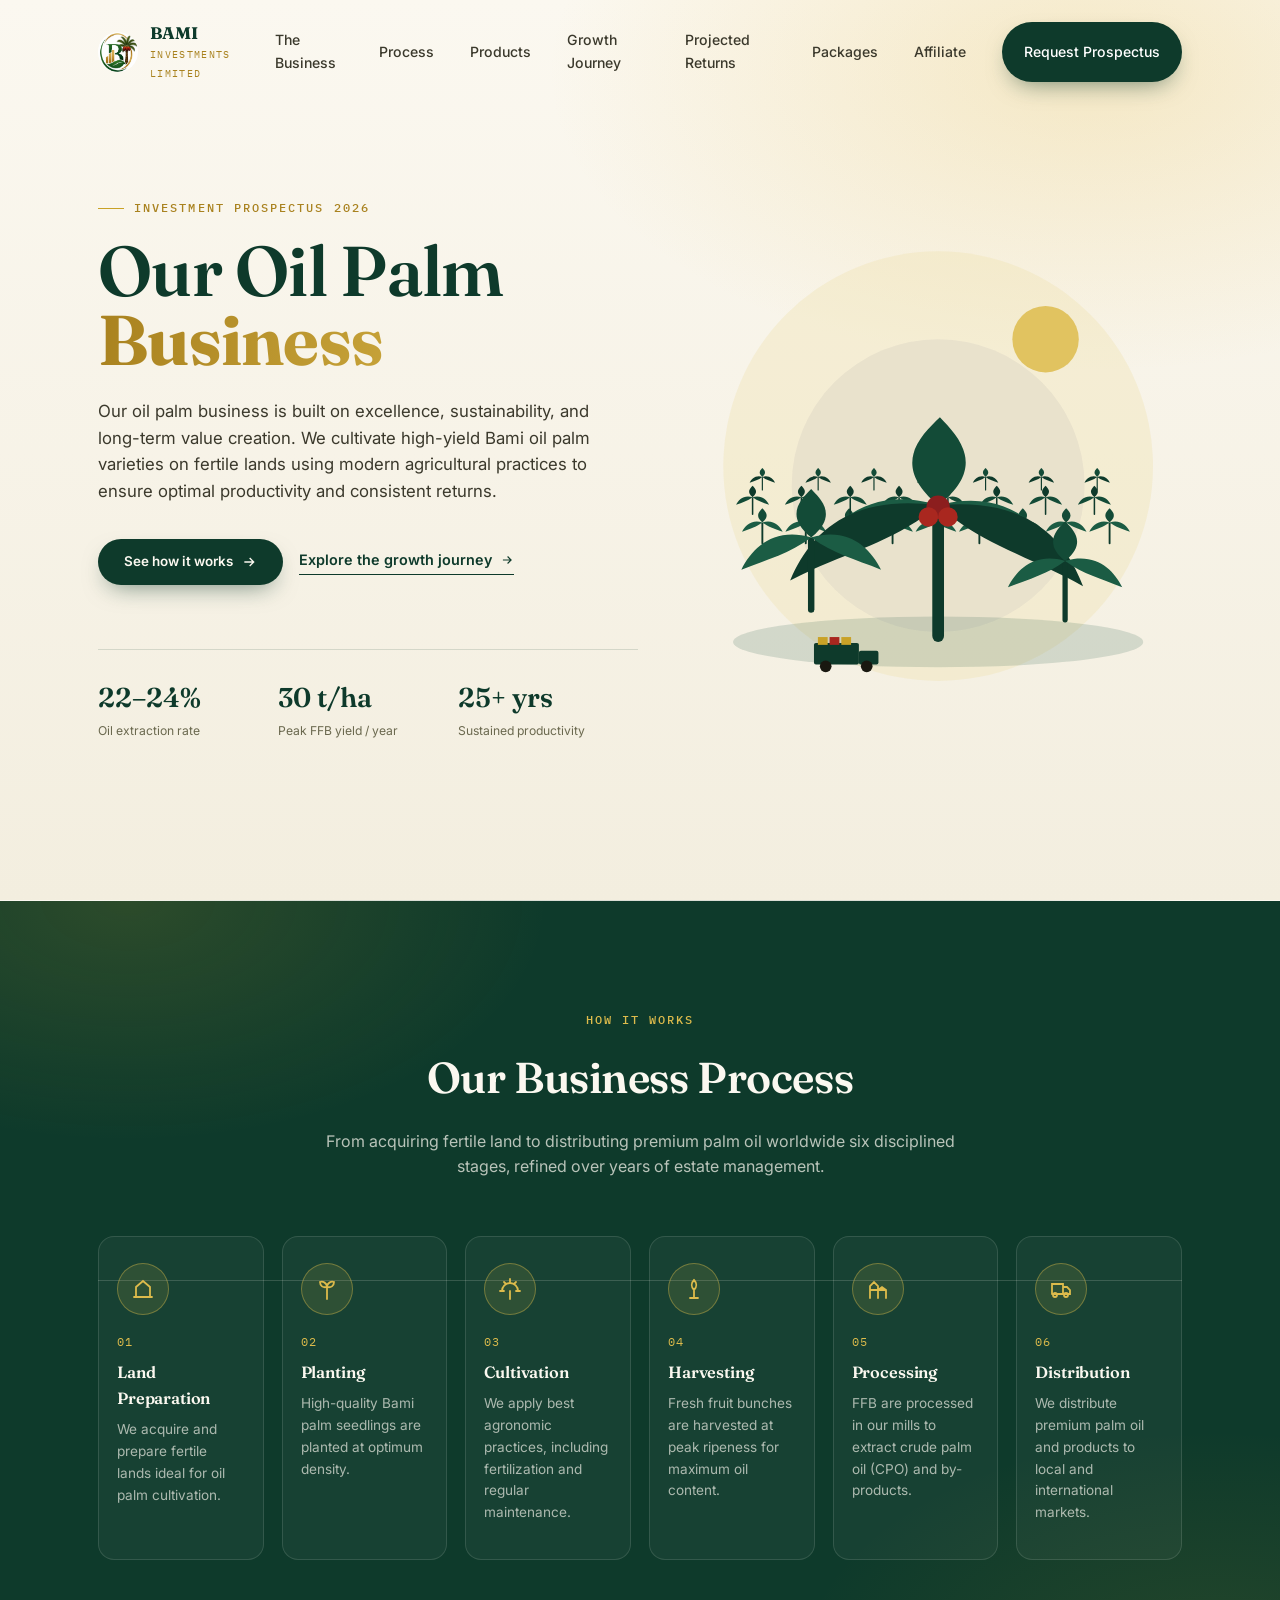
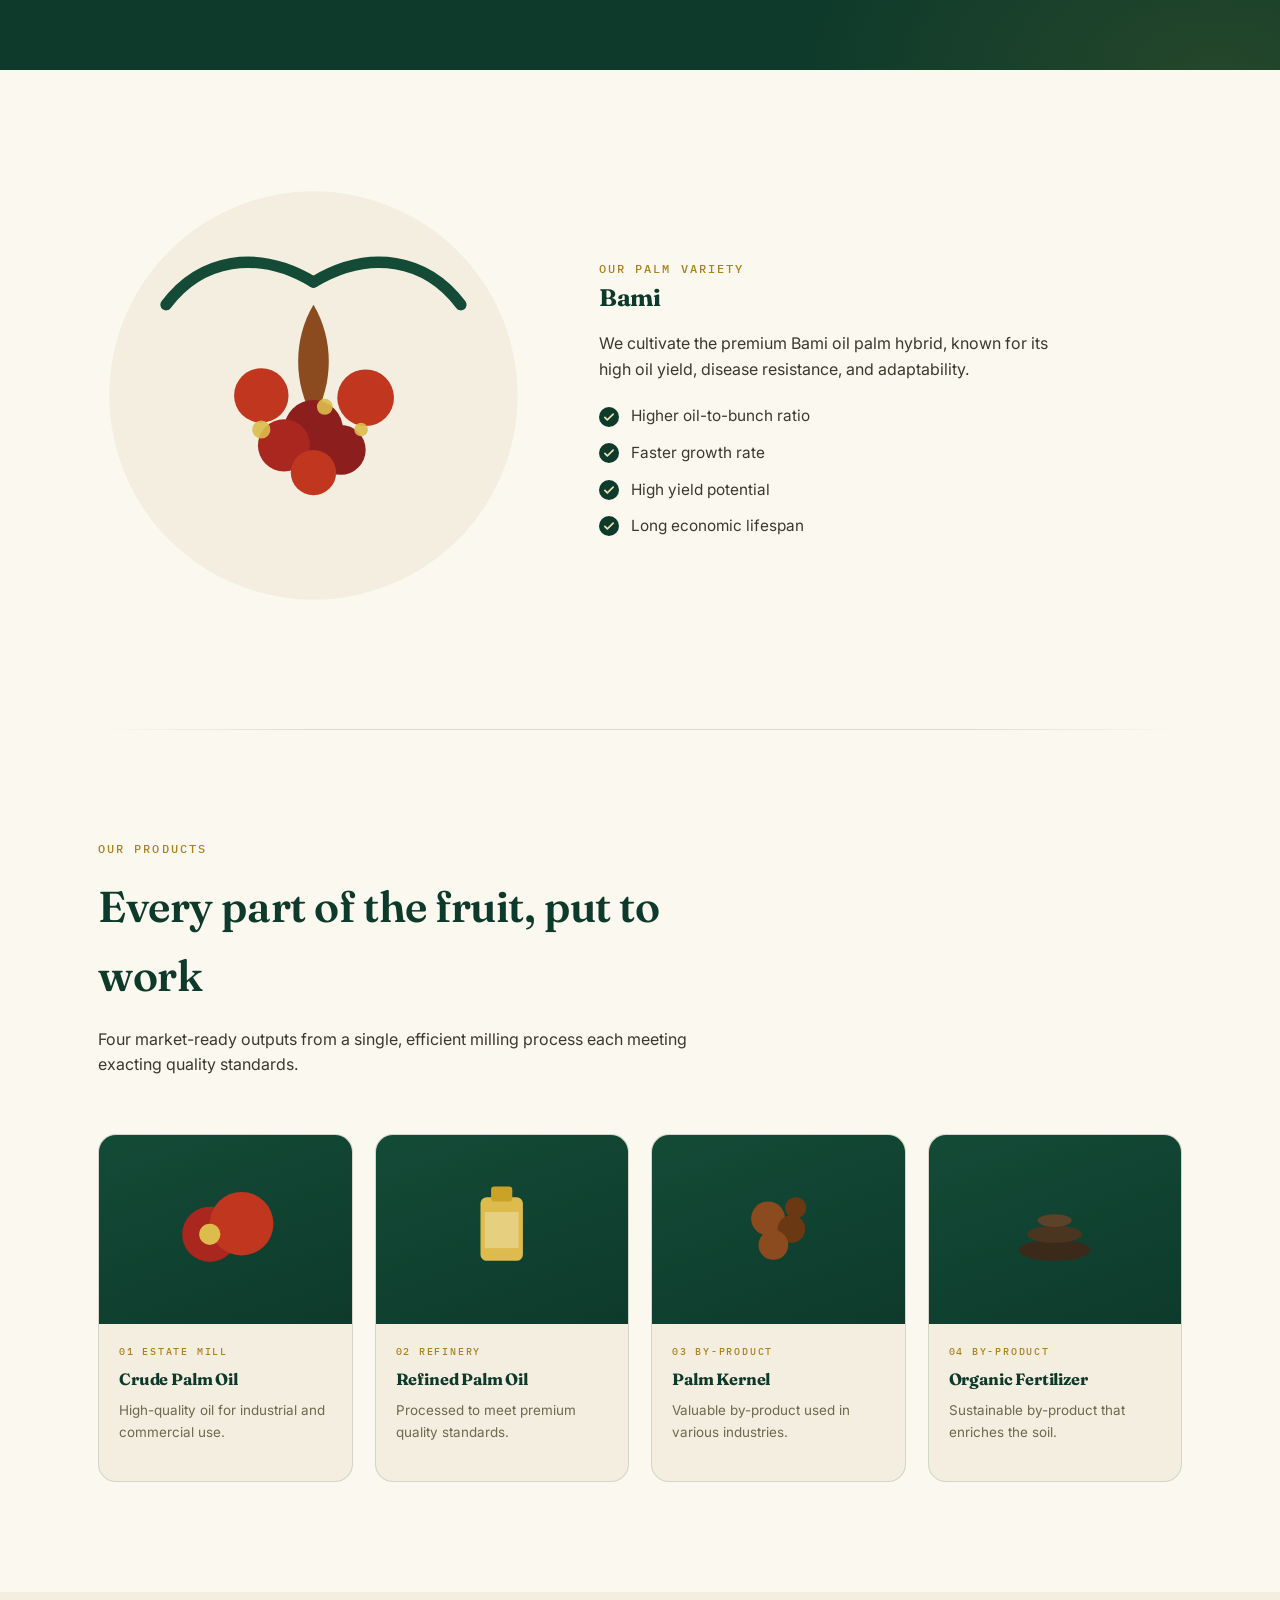
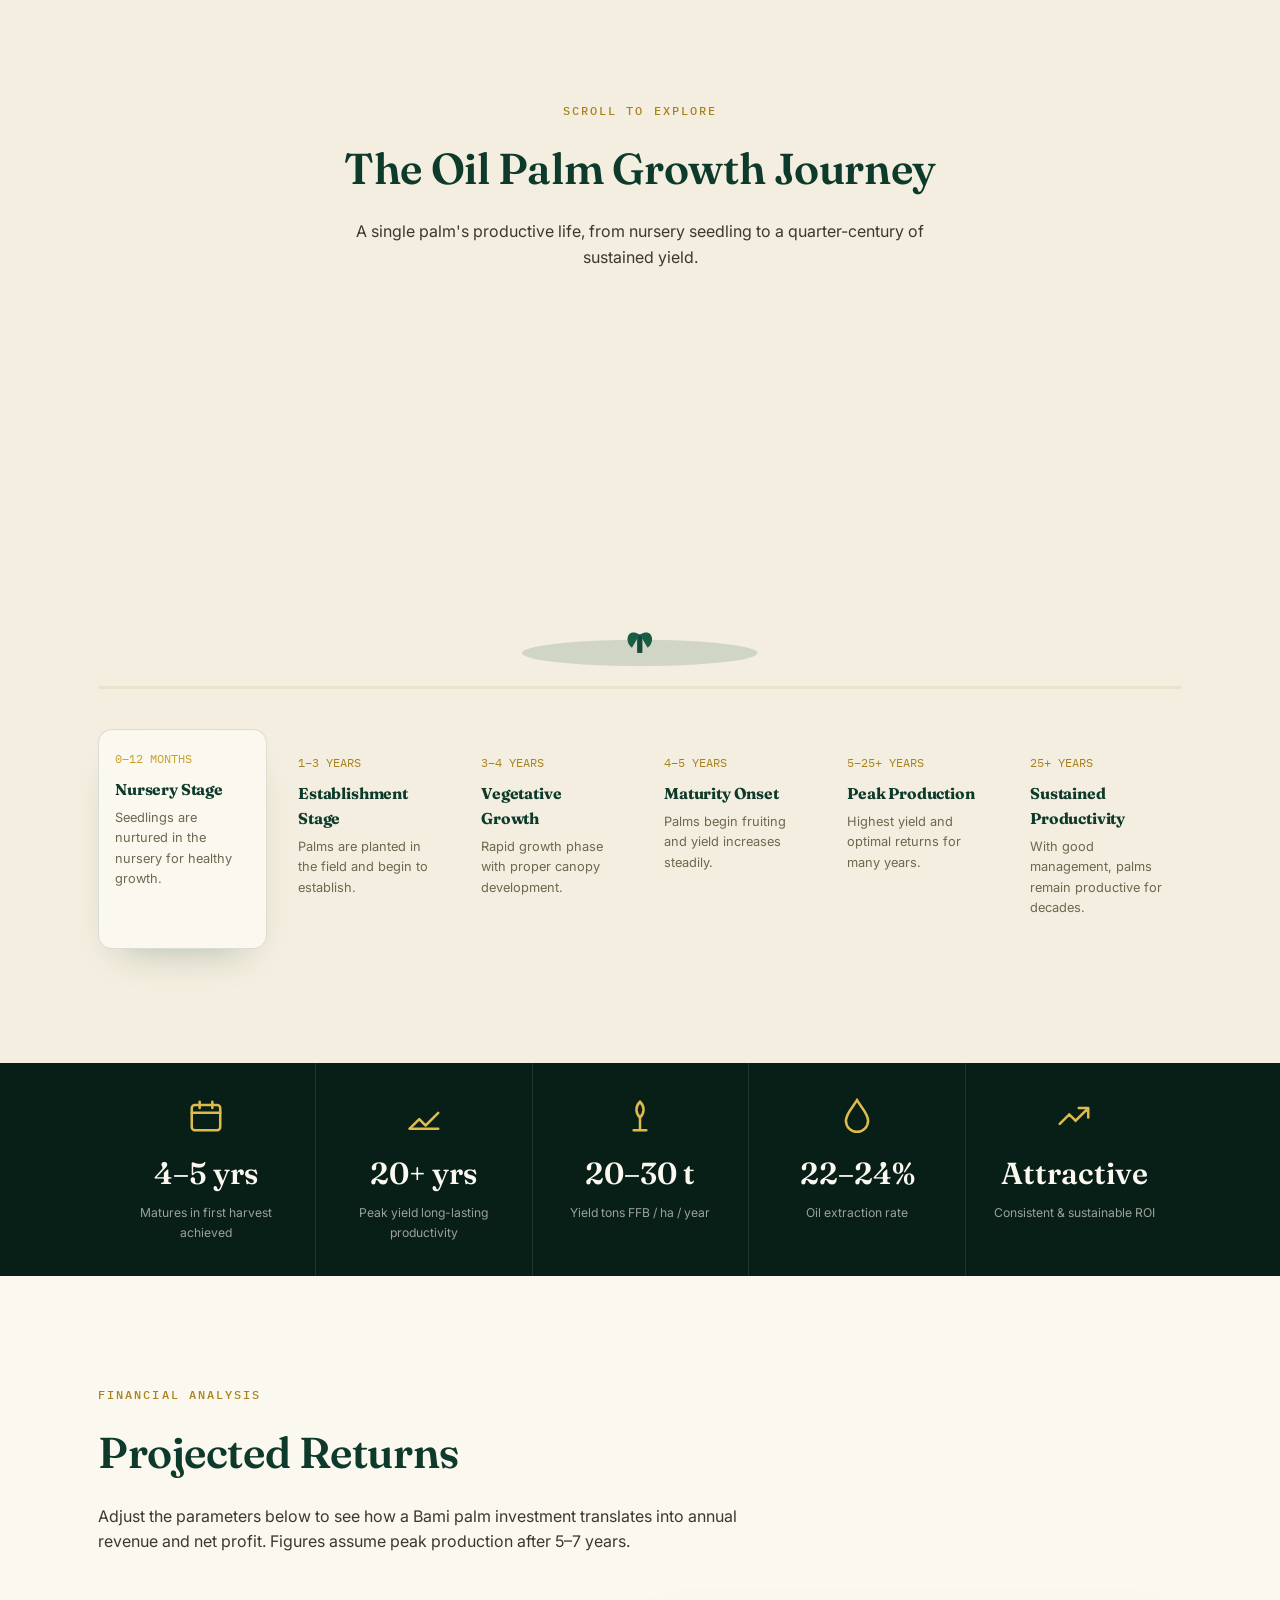
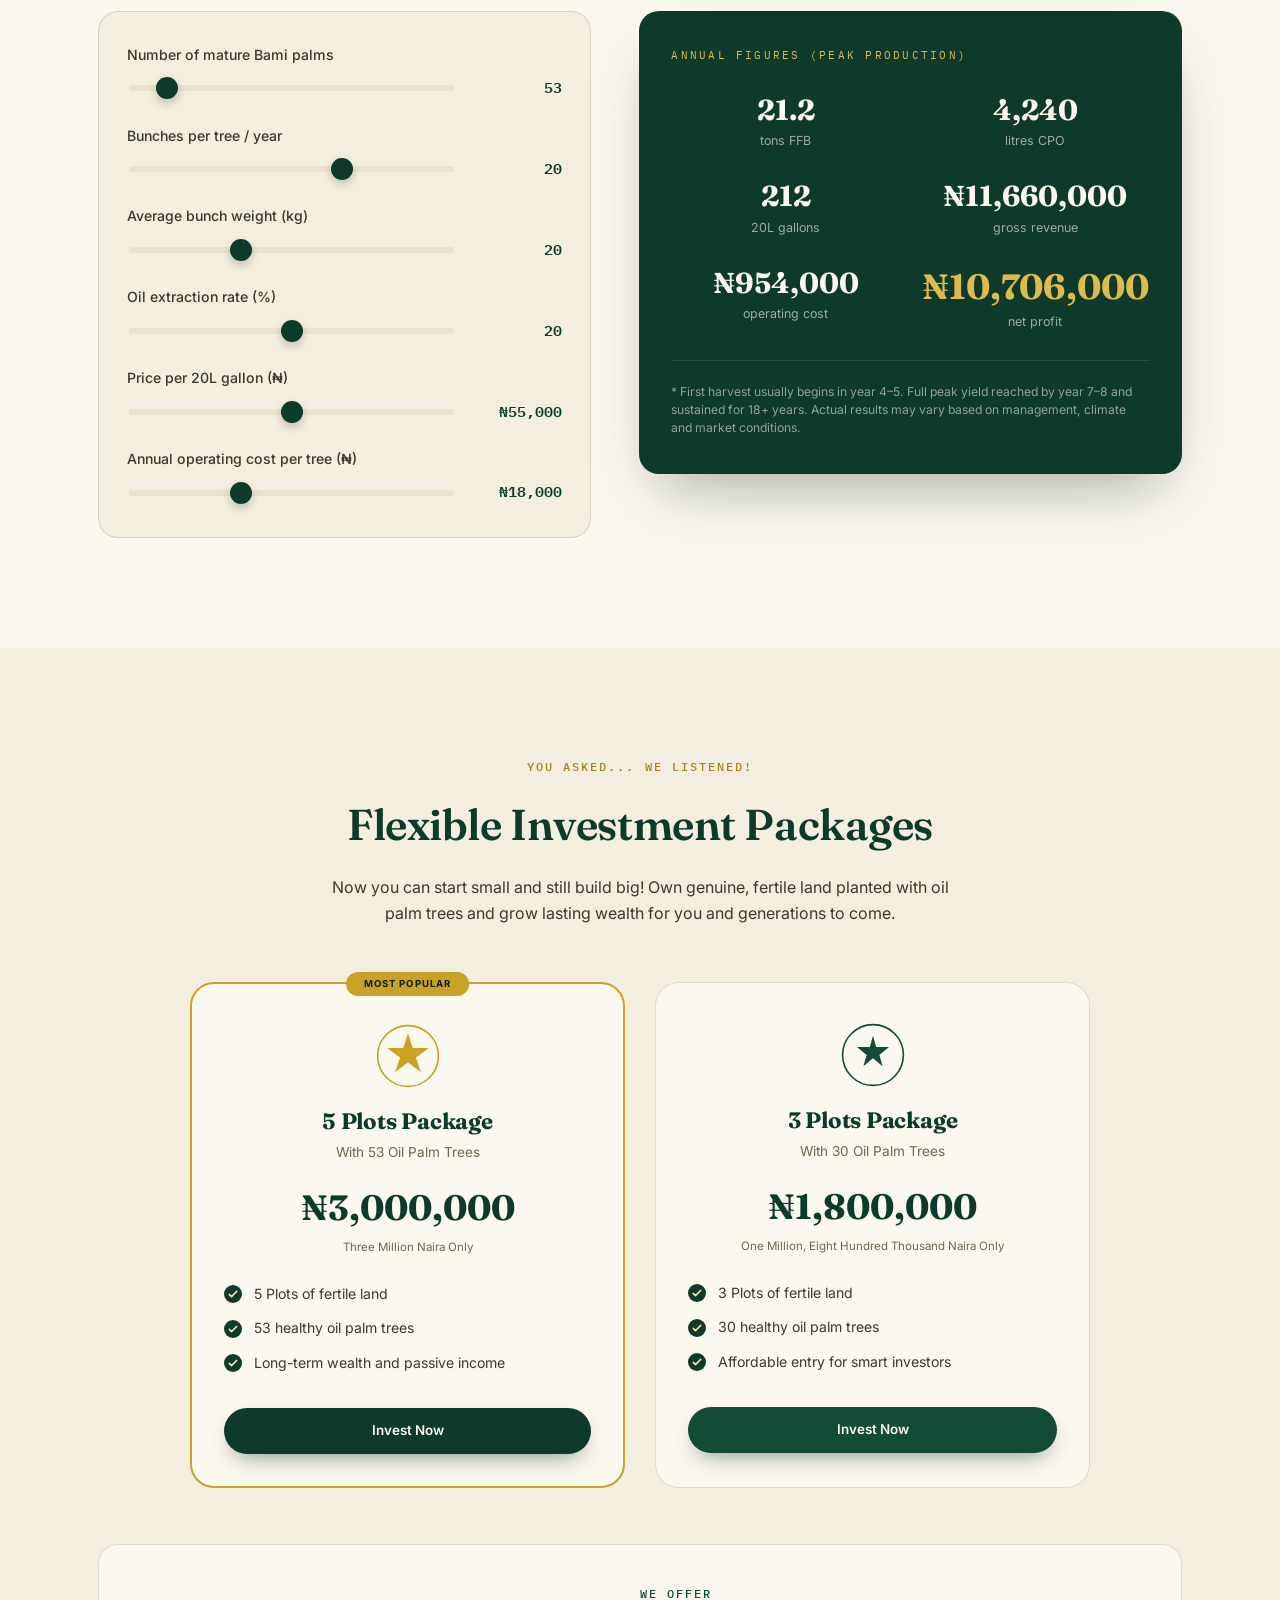
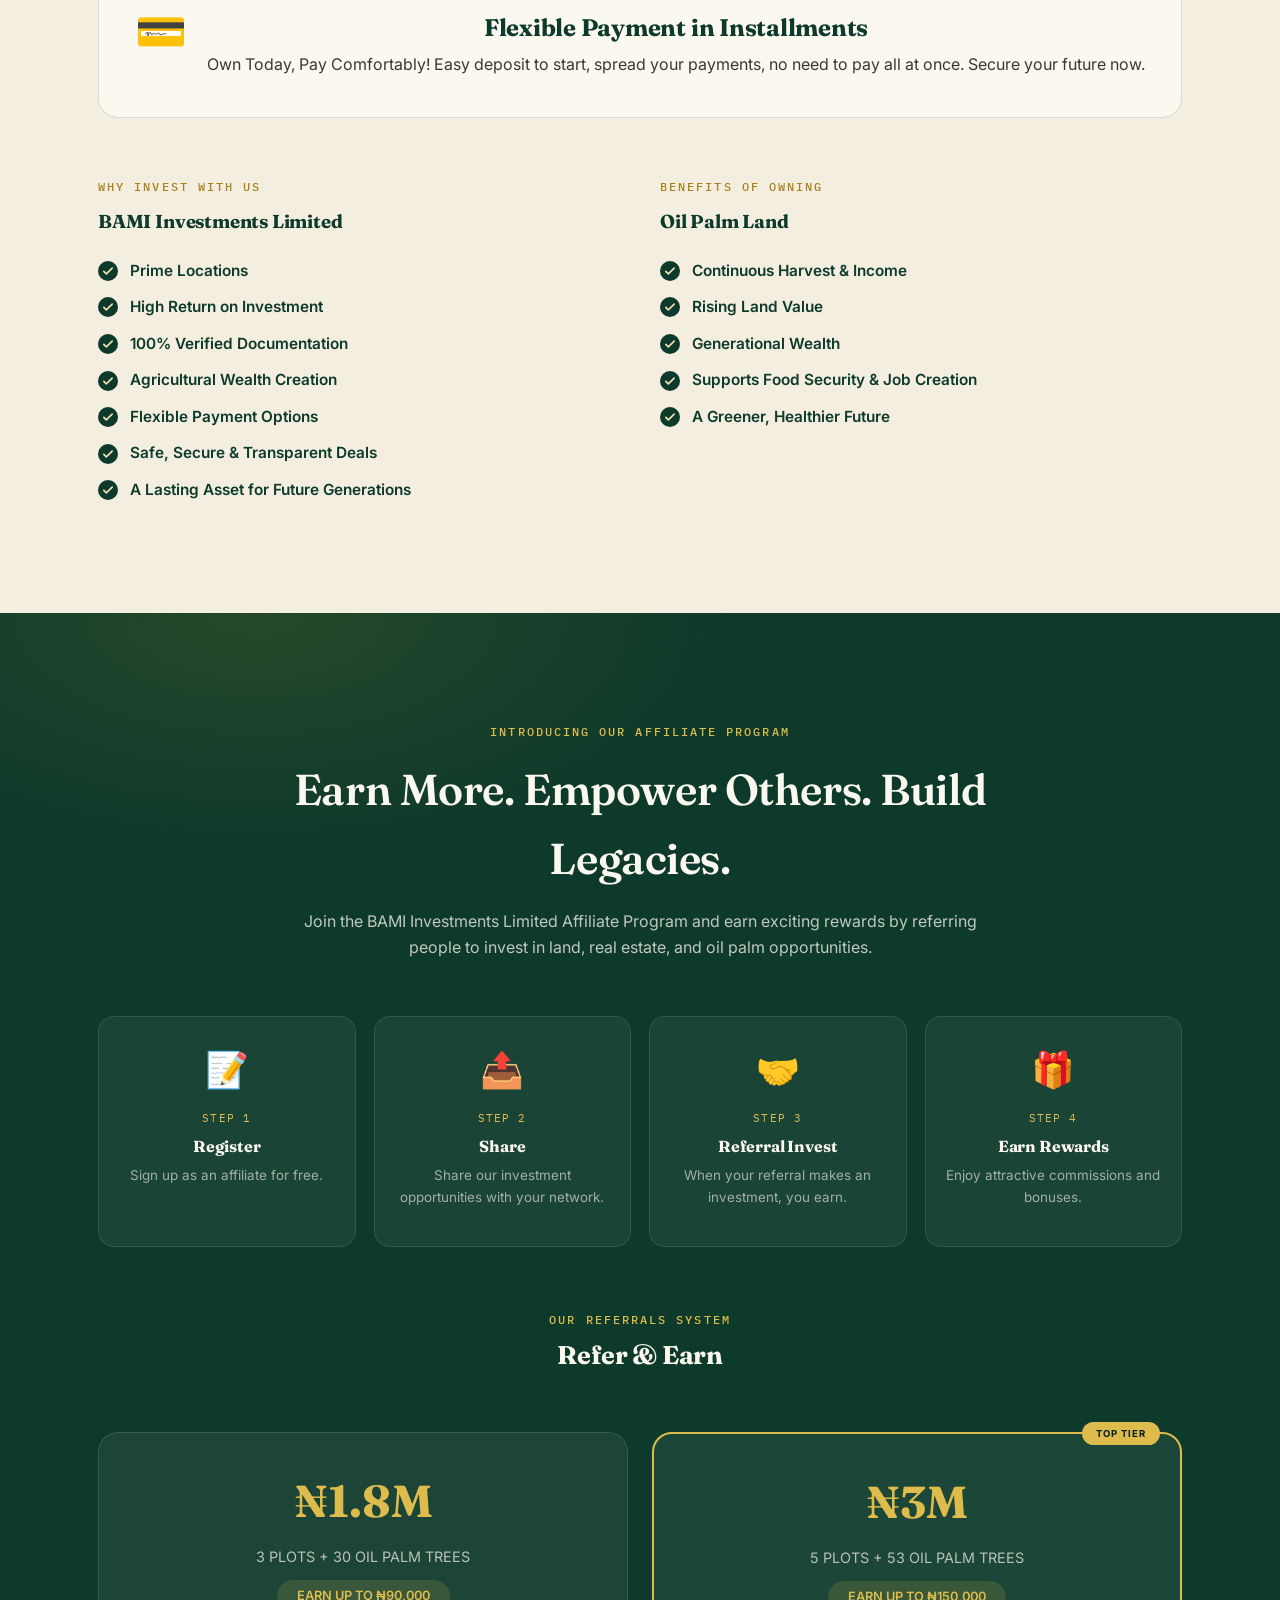
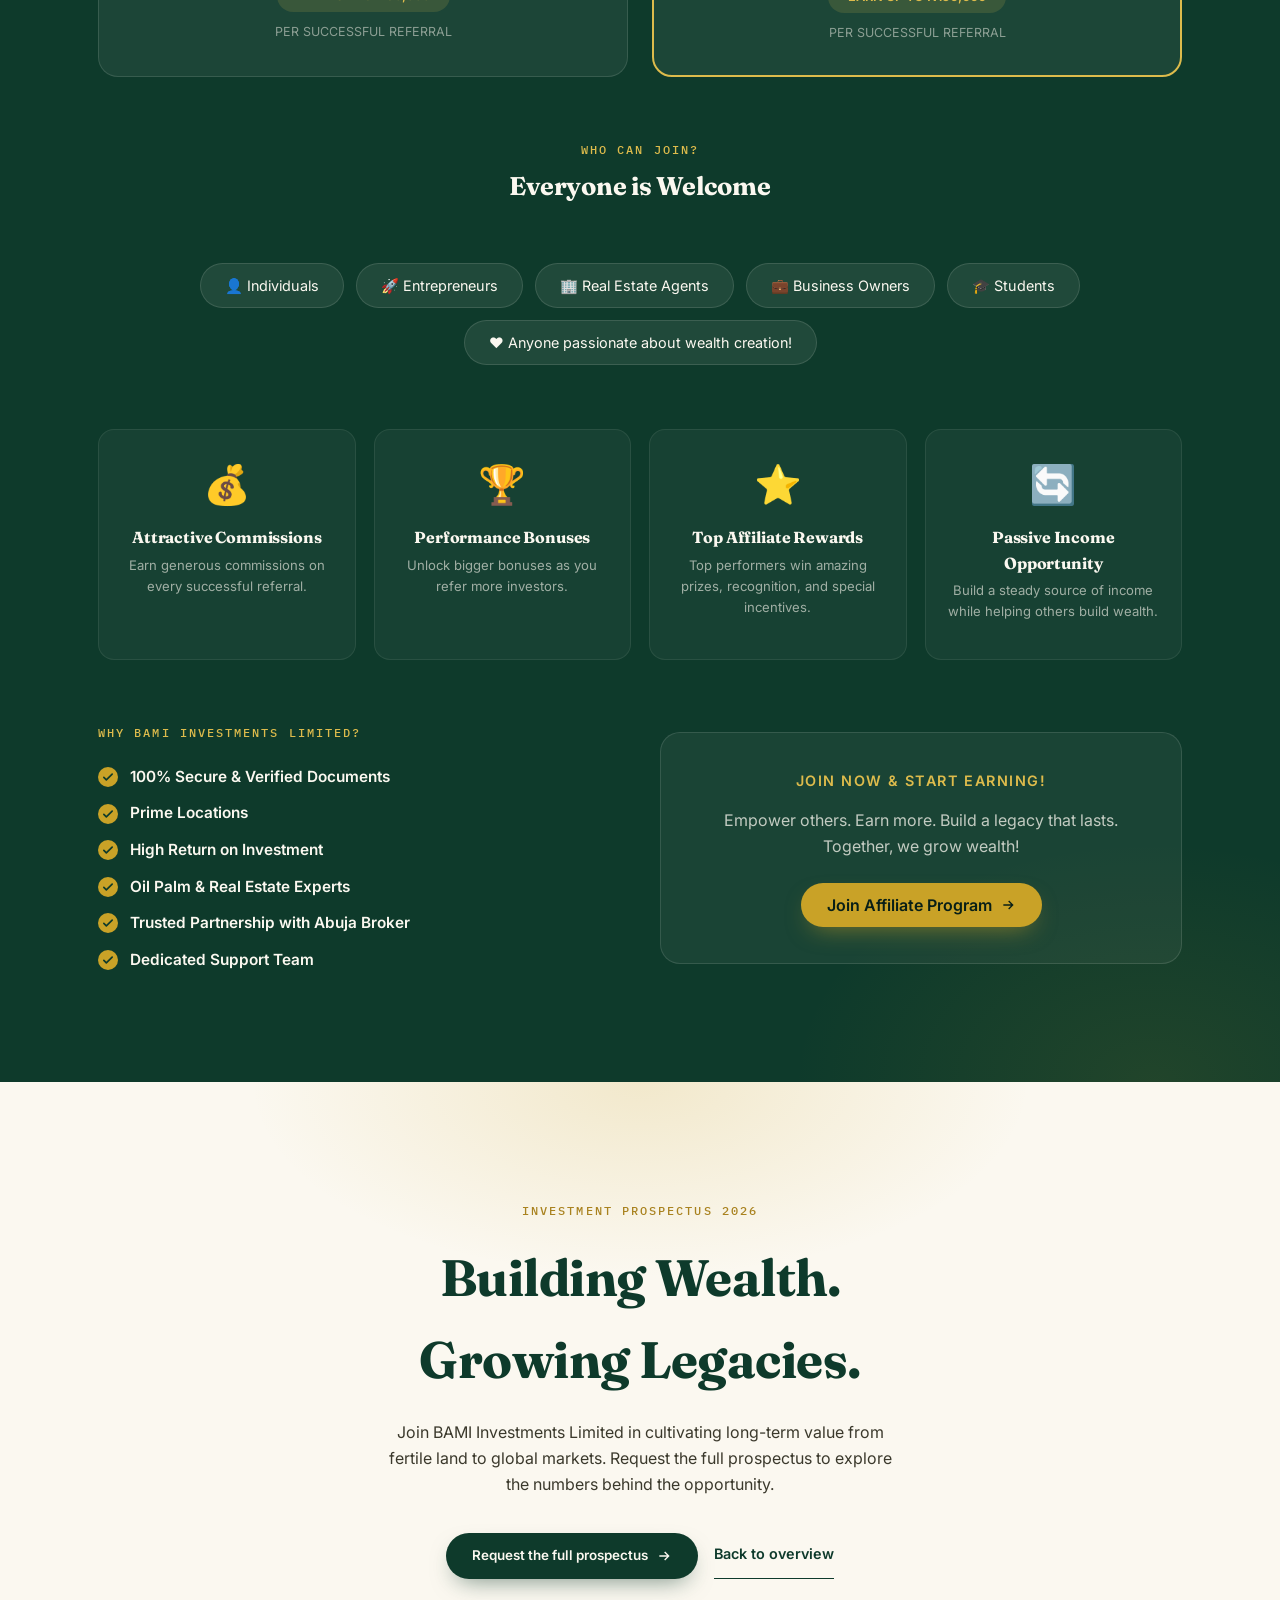
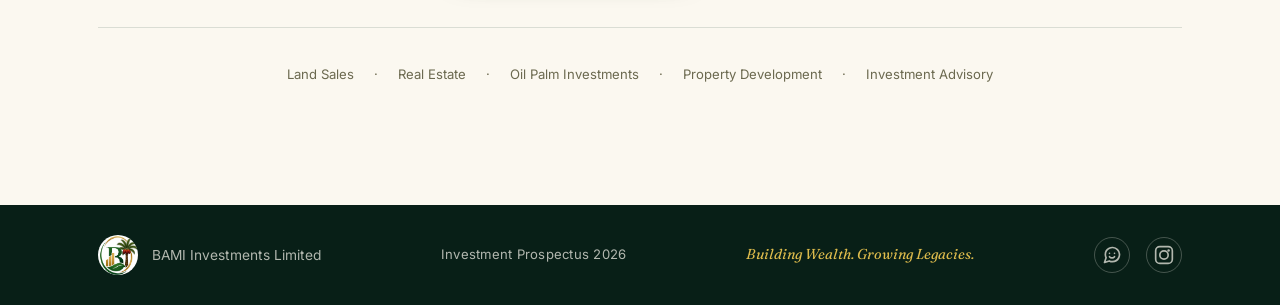
<file: index.html>
<!doctype html>
<html lang="en">
  <head>
    <meta charset="UTF-8" />
    <meta name="viewport" content="width=device-width, initial-scale=1.0" />
    <title>BAMI Investments Limited</title>
    <meta
      name="description"
      content="BAMI Investments Limited Affiliate Program &amp; Flexible Investment Packages for oil palm and real estate."
    />
    <link rel="preconnect" href="https://fonts.googleapis.com" />
    <link rel="preconnect" href="https://fonts.gstatic.com" crossorigin />
    <link
      href="https://fonts.googleapis.com/css2?family=Fraunces:opsz,wght@9..144,300;9..144,400;9..144,500;9..144,600;9..144,700;9..144,900&family=Inter:wght@400;500;600;700&family=IBM+Plex+Mono:wght@400;500;600&display=swap"
      rel="stylesheet"
    />
    <link rel="stylesheet" href="css/style.css" />
  </head>
  <body>
    <header id="siteHeader">
      <div class="container">
        <a href="#top" class="brand">
          <img src="img/logo.jpeg" alt="BAMI logo" class="brand-mark" />
          <span class="brand-text">
            <span class="name">BAMI</span>
            <span class="sub">Investments Limited</span>
          </span>
        </a>
        <nav class="primary-nav" id="primaryNav">
          <a href="#business" data-nav>The Business</a>
          <a href="#process" data-nav>Process</a>
          <a href="#products" data-nav>Products</a>
          <a href="#journey" data-nav>Growth Journey</a>
          <a href="#returns" data-nav>Projected Returns</a>
          <a href="#packages" data-nav>Packages</a>
          <a href="#affiliate" data-nav>Affiliate</a>
          <a
            style="color: #fff !important"
            href="https://wa.me/+2348111833482"
            class="cta-btn header-cta"
            data-nav
            >Request Prospectus</a
          >
        </nav>
        <button
          class="nav-toggle"
          id="navToggle"
          aria-label="Open navigation menu"
        >
          <span></span><span></span><span></span>
        </button>
      </div>
    </header>

    <main id="top">
      <!-- ===== HERO ===== -->
      <section class="hero" id="business">
        <div class="container hero-grid">
          <div class="hero-copy">
            <div class="eyebrow reveal in-view">Investment Prospectus 2026</div>
            <h1 class="reveal in-view">
              <span class="line1">Our Oil Palm</span>
              <span class="line2">Business</span>
            </h1>
            <p class="lede reveal in-view">
              Our oil palm business is built on excellence, sustainability, and
              long-term value creation. We cultivate high-yield Bami oil palm
              varieties on fertile lands using modern agricultural practices to
              ensure optimal productivity and consistent returns.
            </p>
            <div class="hero-actions reveal in-view">
              <a href="#process" class="cta-btn">
                See how it works
                <svg
                  width="16"
                  height="16"
                  viewBox="0 0 24 24"
                  fill="none"
                  stroke="currentColor"
                  stroke-width="2"
                >
                  <path d="M5 12h14M13 6l6 6-6 6" />
                </svg>
              </a>
              <a href="#journey" class="ghost-link">
                Explore the growth journey
                <svg
                  width="14"
                  height="14"
                  viewBox="0 0 24 24"
                  fill="none"
                  stroke="currentColor"
                  stroke-width="2"
                >
                  <path d="M5 12h14M13 6l6 6-6 6" />
                </svg>
              </a>
            </div>
            <div class="hero-stats reveal in-view">
              <div class="stat">
                <div class="num" data-count="22" data-suffix="–24%">0%</div>
                <div class="lbl">Oil extraction rate</div>
              </div>
              <div class="stat">
                <div class="num" data-count="30" data-suffix=" t/ha">0</div>
                <div class="lbl">Peak FFB yield / year</div>
              </div>
              <div class="stat">
                <div class="num" data-count="25" data-suffix="+ yrs">0</div>
                <div class="lbl">Sustained productivity</div>
              </div>
            </div>
          </div>
          <div class="hero-visual">
            <svg
              viewBox="0 0 500 500"
              fill="none"
              xmlns="http://www.w3.org/2000/svg"
              aria-hidden="true"
            >
              <circle cx="250" cy="250" r="220" fill="#F1E3B3" opacity="0.4" />
              <circle cx="250" cy="270" r="150" fill="#E9E2CC" />
              <g id="palmField"></g>
              <circle cx="360" cy="120" r="34" fill="#DDBB4C" opacity="0.85" />
              <ellipse
                cx="250"
                cy="430"
                rx="210"
                ry="26"
                fill="#134B37"
                opacity="0.15"
              />
              <g id="centerPalm" transform="translate(250,430)">
                <rect
                  x="-6"
                  y="-140"
                  width="12"
                  height="140"
                  rx="6"
                  fill="#0E3A2B"
                />
                <g class="frond-group">
                  <path
                    d="M0 -140 C -70 -160 -110 -120 -130 -80 C -80 -100 -40 -110 0 -140"
                    fill="#1B5C44"
                  />
                  <path
                    d="M0 -140 C 70 -160 110 -120 130 -80 C 80 -100 40 -110 0 -140"
                    fill="#1B5C44"
                  />
                  <path
                    d="M0 -140 C -50 -180 -20 -210 0 -230 C 20 -210 50 -180 0 -140"
                    fill="#134B37"
                  />
                  <path
                    d="M0 -140 C -90 -150 -130 -110 -150 -60 C -95 -90 -45 -100 0 -140"
                    fill="#0E3A2B"
                  />
                  <path
                    d="M0 -140 C 90 -150 130 -110 150 -60 C 95 -90 45 -100 0 -140"
                    fill="#0E3A2B"
                  />
                </g>
                <circle cx="0" cy="-138" r="12" fill="#8C1E1E" />
                <circle cx="10" cy="-128" r="10" fill="#A9271F" />
                <circle cx="-10" cy="-128" r="10" fill="#A9271F" />
              </g>
              <g transform="translate(120,400) scale(0.55)">
                <rect
                  x="-6"
                  y="-140"
                  width="12"
                  height="140"
                  rx="6"
                  fill="#0E3A2B"
                />
                <path
                  d="M0 -140 C -70 -160 -110 -120 -130 -80 C -80 -100 -40 -110 0 -140"
                  fill="#1B5C44"
                />
                <path
                  d="M0 -140 C 70 -160 110 -120 130 -80 C 80 -100 40 -110 0 -140"
                  fill="#1B5C44"
                />
                <path
                  d="M0 -140 C -50 -180 -20 -210 0 -230 C 20 -210 50 -180 0 -140"
                  fill="#134B37"
                />
              </g>
              <g transform="translate(380,410) scale(0.45)">
                <rect
                  x="-6"
                  y="-140"
                  width="12"
                  height="140"
                  rx="6"
                  fill="#0E3A2B"
                />
                <path
                  d="M0 -140 C -70 -160 -110 -120 -130 -80 C -80 -100 -40 -110 0 -140"
                  fill="#1B5C44"
                />
                <path
                  d="M0 -140 C 70 -160 110 -120 130 -80 C 80 -100 40 -110 0 -140"
                  fill="#1B5C44"
                />
                <path
                  d="M0 -140 C -50 -180 -20 -210 0 -230 C 20 -210 50 -180 0 -140"
                  fill="#134B37"
                />
              </g>
              <g id="truck" transform="translate(70,455)">
                <rect
                  x="0"
                  y="-24"
                  width="46"
                  height="22"
                  rx="2"
                  fill="#0E3A2B"
                />
                <rect
                  x="46"
                  y="-16"
                  width="20"
                  height="14"
                  rx="2"
                  fill="#0E3A2B"
                />
                <circle cx="12" cy="0" r="6" fill="#191810" />
                <circle cx="54" cy="0" r="6" fill="#191810" />
                <rect x="4" y="-30" width="10" height="8" fill="#C9A227" />
                <rect x="16" y="-30" width="10" height="8" fill="#A9271F" />
                <rect x="28" y="-30" width="10" height="8" fill="#C9A227" />
              </g>
            </svg>
          </div>
        </div>
      </section>

      <div class="container"><div class="divider-line"></div></div>

      <!-- ===== PROCESS ===== -->
      <section class="process pad" id="process">
        <div class="container">
          <div class="section-head center">
            <div class="eyebrow">How it works</div>
            <h2>Our Business Process</h2>
            <p>
              From acquiring fertile land to distributing premium palm oil
              worldwide six disciplined stages, refined over years of estate
              management.
            </p>
          </div>
          <div class="process-track">
            <div class="process-line"></div>
            <div class="process-grid stagger">
              <div class="proc-card reveal">
                <div class="proc-icon">
                  <svg
                    viewBox="0 0 24 24"
                    fill="none"
                    stroke-width="1.8"
                    stroke-linecap="round"
                  >
                    <path d="M3 20h18M5 20V10l7-6 7 6v10" />
                  </svg>
                </div>
                <div class="proc-num">01</div>
                <h4>Land Preparation</h4>
                <p>
                  We acquire and prepare fertile lands ideal for oil palm
                  cultivation.
                </p>
              </div>
              <div class="proc-card reveal">
                <div class="proc-icon">
                  <svg
                    viewBox="0 0 24 24"
                    fill="none"
                    stroke-width="1.8"
                    stroke-linecap="round"
                  >
                    <path
                      d="M12 22V10M12 10C12 6 8 4 5 5c0 4 3 6 7 5zM12 10c0-4 4-6 7-5 0 4-3 6-7 5z"
                    />
                  </svg>
                </div>
                <div class="proc-num">02</div>
                <h4>Planting</h4>
                <p>
                  High-quality Bami palm seedlings are planted at optimum
                  density.
                </p>
              </div>
              <div class="proc-card reveal">
                <div class="proc-icon">
                  <svg
                    viewBox="0 0 24 24"
                    fill="none"
                    stroke-width="1.8"
                    stroke-linecap="round"
                  >
                    <path
                      d="M12 2v3M6 5l2 2M18 5l-2 2M4 14a8 8 0 0116 0M2 14h4M18 14h4M12 14v8"
                    />
                  </svg>
                </div>
                <div class="proc-num">03</div>
                <h4>Cultivation</h4>
                <p>
                  We apply best agronomic practices, including fertilization and
                  regular maintenance.
                </p>
              </div>
              <div class="proc-card reveal">
                <div class="proc-icon">
                  <svg
                    viewBox="0 0 24 24"
                    fill="none"
                    stroke-width="1.8"
                    stroke-linecap="round"
                  >
                    <path d="M12 3c3 3 3 7 0 10-3-3-3-7 0-10zM12 13v8M8 21h8" />
                  </svg>
                </div>
                <div class="proc-num">04</div>
                <h4>Harvesting</h4>
                <p>
                  Fresh fruit bunches are harvested at peak ripeness for maximum
                  oil content.
                </p>
              </div>
              <div class="proc-card reveal">
                <div class="proc-icon">
                  <svg
                    viewBox="0 0 24 24"
                    fill="none"
                    stroke-width="1.8"
                    stroke-linecap="round"
                  >
                    <path
                      d="M4 21V9l4-4 4 4v12M4 13h8M12 21V13l4-3 4 3v8M12 13h8"
                    />
                  </svg>
                </div>
                <div class="proc-num">05</div>
                <h4>Processing</h4>
                <p>
                  FFB are processed in our mills to extract crude palm oil (CPO)
                  and by-products.
                </p>
              </div>
              <div class="proc-card reveal">
                <div class="proc-icon">
                  <svg
                    viewBox="0 0 24 24"
                    fill="none"
                    stroke-width="1.8"
                    stroke-linecap="round"
                  >
                    <path
                      d="M3 17V7h11v10M3 17h11M14 10h4l3 3v4h-7M6 20a2 2 0 100-4 2 2 0 000 4zM17 20a2 2 0 100-4 2 2 0 000 4z"
                    />
                  </svg>
                </div>
                <div class="proc-num">06</div>
                <h4>Distribution</h4>
                <p>
                  We distribute premium palm oil and products to local and
                  international markets.
                </p>
              </div>
            </div>
          </div>
        </div>
      </section>

      <!-- ===== VARIETY ===== -->
      <section class="pad">
        <div class="container split">
          <div class="variety-art reveal">
            <svg
              viewBox="0 0 380 380"
              fill="none"
              xmlns="http://www.w3.org/2000/svg"
            >
              <circle cx="190" cy="190" r="180" fill="#F3EEDF" />
              <g id="fruitCluster" transform="translate(190,200)">
                <path
                  d="M0 -90 C -18 -60 -18 -20 0 10 C 18 -20 18 -60 0 -90Z"
                  fill="#8C4A1F"
                />
                <circle cx="-46" cy="-10" r="24" fill="#C1361F" />
                <circle cx="0" cy="20" r="26" fill="#8C1E1E" />
                <circle cx="46" cy="-8" r="25" fill="#C1361F" />
                <circle cx="-26" cy="34" r="23" fill="#A9271F" />
                <circle cx="24" cy="38" r="22" fill="#8C1E1E" />
                <circle cx="0" cy="58" r="20" fill="#C1361F" />
                <circle cx="-46" cy="20" r="8" fill="#DDBB4C" opacity="0.9" />
                <circle cx="10" cy="0" r="7" fill="#DDBB4C" opacity="0.9" />
                <circle cx="42" cy="20" r="6" fill="#DDBB4C" opacity="0.9" />
              </g>
              <g stroke="#134B37" stroke-width="10" stroke-linecap="round">
                <path d="M190 90 C 140 60 90 70 60 110" fill="none" />
                <path d="M190 90 C 240 60 290 70 320 110" fill="none" />
              </g>
            </svg>
          </div>
          <div class="variety-copy reveal">
            <div class="eyebrow">Our Palm Variety</div>
            <h2>Bami</h2>
            <p style="margin-top: 14px; color: var(--ink-700); max-width: 48ch">
              We cultivate the premium Bami oil palm hybrid, known for its high
              oil yield, disease resistance, and adaptability.
            </p>
            <ul class="check-list">
              <li>
                <svg viewBox="0 0 24 24" fill="none">
                  <circle cx="12" cy="12" r="12" fill="#0E3A2B" />
                  <path
                    d="M7 12.5l3 3 7-7"
                    stroke="#F1E3B3"
                    stroke-width="2"
                    stroke-linecap="round"
                    stroke-linejoin="round"
                  />
                </svg>
                <span>Higher oil-to-bunch ratio</span>
              </li>
              <li>
                <svg viewBox="0 0 24 24" fill="none">
                  <circle cx="12" cy="12" r="12" fill="#0E3A2B" />
                  <path
                    d="M7 12.5l3 3 7-7"
                    stroke="#F1E3B3"
                    stroke-width="2"
                    stroke-linecap="round"
                    stroke-linejoin="round"
                  />
                </svg>
                <span>Faster growth rate</span>
              </li>
              <li>
                <svg viewBox="0 0 24 24" fill="none">
                  <circle cx="12" cy="12" r="12" fill="#0E3A2B" />
                  <path
                    d="M7 12.5l3 3 7-7"
                    stroke="#F1E3B3"
                    stroke-width="2"
                    stroke-linecap="round"
                    stroke-linejoin="round"
                  />
                </svg>
                <span>High yield potential</span>
              </li>
              <li>
                <svg viewBox="0 0 24 24" fill="none">
                  <circle cx="12" cy="12" r="12" fill="#0E3A2B" />
                  <path
                    d="M7 12.5l3 3 7-7"
                    stroke="#F1E3B3"
                    stroke-width="2"
                    stroke-linecap="round"
                    stroke-linejoin="round"
                  />
                </svg>
                <span>Long economic lifespan</span>
              </li>
            </ul>
          </div>
        </div>
      </section>

      <div class="container"><div class="divider-line"></div></div>

      <!-- ===== PRODUCTS ===== -->
      <section class="pad" id="products">
        <div class="container">
          <div class="section-head">
            <div class="eyebrow">Our Products</div>
            <h2>Every part of the fruit, put to work</h2>
            <p>
              Four market-ready outputs from a single, efficient milling process
              each meeting exacting quality standards.
            </p>
          </div>
          <div class="product-grid stagger">
            <div class="product-card reveal">
              <div class="product-thumb">
                <svg viewBox="0 0 100 100" fill="none">
                  <circle cx="35" cy="55" r="26" fill="#A9271F" />
                  <circle cx="65" cy="45" r="30" fill="#C1361F" />
                  <circle cx="35" cy="55" r="10" fill="#DDBB4C" />
                </svg>
              </div>
              <div class="product-body">
                <div class="eyebrow">01 Estate mill</div>
                <h4>Crude Palm Oil</h4>
                <p>High-quality oil for industrial and commercial use.</p>
              </div>
            </div>
            <div class="product-card reveal">
              <div class="product-thumb">
                <svg viewBox="0 0 100 100" fill="none">
                  <rect
                    x="30"
                    y="20"
                    width="40"
                    height="60"
                    rx="6"
                    fill="#DDBB4C"
                  />
                  <rect
                    x="40"
                    y="10"
                    width="20"
                    height="14"
                    rx="3"
                    fill="#C9A227"
                  />
                  <rect
                    x="34"
                    y="34"
                    width="32"
                    height="34"
                    fill="#F1E3B3"
                    opacity="0.5"
                  />
                </svg>
              </div>
              <div class="product-body">
                <div class="eyebrow">02 Refinery</div>
                <h4>Refined Palm Oil</h4>
                <p>Processed to meet premium quality standards.</p>
              </div>
            </div>
            <div class="product-card reveal">
              <div class="product-thumb">
                <svg viewBox="0 0 100 100" fill="none">
                  <circle cx="40" cy="40" r="16" fill="#8C4A1F" />
                  <circle cx="62" cy="50" r="13" fill="#6B3814" />
                  <circle cx="45" cy="65" r="14" fill="#8C4A1F" />
                  <circle cx="66" cy="30" r="10" fill="#6B3814" />
                </svg>
              </div>
              <div class="product-body">
                <div class="eyebrow">03 By-product</div>
                <h4>Palm Kernel</h4>
                <p>Valuable by-product used in various industries.</p>
              </div>
            </div>
            <div class="product-card reveal">
              <div class="product-thumb">
                <svg viewBox="0 0 100 100" fill="none">
                  <ellipse cx="50" cy="70" rx="34" ry="10" fill="#3B2A1A" />
                  <ellipse cx="50" cy="55" rx="26" ry="8" fill="#4A3521" />
                  <ellipse cx="50" cy="42" rx="16" ry="6" fill="#5C4229" />
                </svg>
              </div>
              <div class="product-body">
                <div class="eyebrow">04 By-product</div>
                <h4>Organic Fertilizer</h4>
                <p>Sustainable by-product that enriches the soil.</p>
              </div>
            </div>
          </div>
        </div>
      </section>

      <!-- ===== GROWTH JOURNEY ===== -->
      <section class="journey pad" id="journey">
        <div class="container">
          <div class="section-head center">
            <div class="eyebrow">Scroll to explore</div>
            <h2>The Oil Palm Growth Journey</h2>
            <p>
              A single palm's productive life, from nursery seedling to a
              quarter-century of sustained yield.
            </p>
          </div>
          <div class="journey-visual">
            <svg viewBox="0 0 200 260" id="growthSvg">
              <ellipse
                cx="100"
                cy="250"
                rx="90"
                ry="10"
                fill="#134B37"
                opacity="0.15"
              />
              <g id="growthPlant" transform="translate(100,250)"></g>
            </svg>
          </div>
          <div class="journey-progress">
            <div class="journey-progress-fill" id="journeyFill"></div>
          </div>
          <div class="journey-track" id="journeyTrack">
            <div class="journey-stage" data-stage="0">
              <div class="yr">0–12 MONTHS</div>
              <h4>Nursery Stage</h4>
              <p>Seedlings are nurtured in the nursery for healthy growth.</p>
            </div>
            <div class="journey-stage" data-stage="1">
              <div class="yr">1–3 YEARS</div>
              <h4>Establishment Stage</h4>
              <p>Palms are planted in the field and begin to establish.</p>
            </div>
            <div class="journey-stage" data-stage="2">
              <div class="yr">3–4 YEARS</div>
              <h4>Vegetative Growth</h4>
              <p>Rapid growth phase with proper canopy development.</p>
            </div>
            <div class="journey-stage" data-stage="3">
              <div class="yr">4–5 YEARS</div>
              <h4>Maturity Onset</h4>
              <p>Palms begin fruiting and yield increases steadily.</p>
            </div>
            <div class="journey-stage" data-stage="4">
              <div class="yr">5–25+ YEARS</div>
              <h4>Peak Production</h4>
              <p>Highest yield and optimal returns for many years.</p>
            </div>
            <div class="journey-stage" data-stage="5">
              <div class="yr">25+ YEARS</div>
              <h4>Sustained Productivity</h4>
              <p>With good management, palms remain productive for decades.</p>
            </div>
          </div>
        </div>
      </section>

      <!-- ===== METRICS ===== -->
      <section class="metrics">
        <div class="container">
          <div class="metrics-grid">
            <div class="metric reveal">
              <div class="metric-icon">
                <svg
                  viewBox="0 0 24 24"
                  fill="none"
                  stroke-width="1.6"
                  stroke-linecap="round"
                >
                  <rect x="3" y="5" width="18" height="16" rx="2" />
                  <path d="M3 10h18M8 3v4M16 3v4" />
                </svg>
              </div>
              <div class="num">4–5 yrs</div>
              <div class="lbl">Matures in first harvest achieved</div>
            </div>
            <div class="metric reveal">
              <div class="metric-icon">
                <svg
                  viewBox="0 0 24 24"
                  fill="none"
                  stroke-width="1.6"
                  stroke-linecap="round"
                  stroke-linejoin="round"
                >
                  <path d="M3 20l6-6 4 4 8-8" />
                  <path d="M21 20H3" />
                </svg>
              </div>
              <div class="num">20+ yrs</div>
              <div class="lbl">Peak yield long-lasting productivity</div>
            </div>
            <div class="metric reveal">
              <div class="metric-icon">
                <svg
                  viewBox="0 0 24 24"
                  fill="none"
                  stroke-width="1.6"
                  stroke-linecap="round"
                >
                  <path d="M12 3c3 3 3 7 0 10-3-3-3-7 0-10zM12 13v8M8 21h8" />
                </svg>
              </div>
              <div class="num">20–30 t</div>
              <div class="lbl">Yield tons FFB / ha / year</div>
            </div>
            <div class="metric reveal">
              <div class="metric-icon">
                <svg
                  viewBox="0 0 24 24"
                  fill="none"
                  stroke-width="1.6"
                  stroke-linecap="round"
                >
                  <path
                    d="M12 2c3 5 7 8.5 7 13a7 7 0 11-14 0c0-4.5 4-8 7-13z"
                  />
                </svg>
              </div>
              <div class="num">22–24%</div>
              <div class="lbl">Oil extraction rate</div>
            </div>
            <div class="metric reveal">
              <div class="metric-icon">
                <svg
                  viewBox="0 0 24 24"
                  fill="none"
                  stroke-width="1.6"
                  stroke-linecap="round"
                >
                  <path d="M3 17l6-6 4 4 8-8M21 7v6M15 7h6" />
                </svg>
              </div>
              <div class="num">Attractive</div>
              <div class="lbl">Consistent &amp; sustainable ROI</div>
            </div>
          </div>
        </div>
      </section>

      <!-- ===== RETURNS CALCULATOR ===== -->
      <section class="returns pad" id="returns">
        <div class="container">
          <div class="section-head">
            <div class="eyebrow">Financial Analysis</div>
            <h2>Projected Returns</h2>
            <p>
              Adjust the parameters below to see how a Bami palm investment
              translates into annual revenue and net profit. Figures assume peak
              production after 5–7 years.
            </p>
          </div>
          <div class="calculator-grid">
            <div class="calc-inputs">
              <div class="input-group">
                <label for="treeCount">Number of mature Bami palms</label>
                <div class="input-row">
                  <input
                    type="range"
                    id="treeCount"
                    min="10"
                    max="500"
                    value="53"
                    step="1"
                  />
                  <span class="input-value" id="treeCountVal">53</span>
                </div>
              </div>
              <div class="input-group">
                <label for="bunchesPerTree">Bunches per tree / year</label>
                <div class="input-row">
                  <input
                    type="range"
                    id="bunchesPerTree"
                    min="10"
                    max="25"
                    value="20"
                    step="1"
                  />
                  <span class="input-value" id="bunchesPerTreeVal">20</span>
                </div>
              </div>
              <div class="input-group">
                <label for="bunchWeight">Average bunch weight (kg)</label>
                <div class="input-row">
                  <input
                    type="range"
                    id="bunchWeight"
                    min="15"
                    max="30"
                    value="20"
                    step="1"
                  />
                  <span class="input-value" id="bunchWeightVal">20</span>
                </div>
              </div>
              <div class="input-group">
                <label for="extractionRate">Oil extraction rate (%)</label>
                <div class="input-row">
                  <input
                    type="range"
                    id="extractionRate"
                    min="18"
                    max="22"
                    value="20"
                    step="0.5"
                  />
                  <span class="input-value" id="extractionRateVal">20</span>
                </div>
              </div>
              <div class="input-group">
                <label for="pricePerGallon">Price per 20L gallon (₦)</label>
                <div class="input-row">
                  <input
                    type="range"
                    id="pricePerGallon"
                    min="35000"
                    max="75000"
                    value="55000"
                    step="1000"
                  />
                  <span class="input-value" id="pricePerGallonVal"
                    >₦55,000</span
                  >
                </div>
              </div>
              <div class="input-group">
                <label for="costPerTree"
                  >Annual operating cost per tree (₦)</label
                >
                <div class="input-row">
                  <input
                    type="range"
                    id="costPerTree"
                    min="12000"
                    max="30000"
                    value="18000"
                    step="500"
                  />
                  <span class="input-value" id="costPerTreeVal">₦18,000</span>
                </div>
              </div>
            </div>
            <div class="calc-results">
              <div class="result-card">
                <div class="result-eyebrow">
                  ANNUAL FIGURES (PEAK PRODUCTION)
                </div>
                <div class="result-grid">
                  <div class="result-item">
                    <div class="result-value" id="ffbTotal">21.2</div>
                    <div class="result-label">tons FFB</div>
                  </div>
                  <div class="result-item">
                    <div class="result-value" id="cpoLitres">4,240</div>
                    <div class="result-label">litres CPO</div>
                  </div>
                  <div class="result-item">
                    <div class="result-value" id="gallons20L">212</div>
                    <div class="result-label">20L gallons</div>
                  </div>
                  <div class="result-item">
                    <div class="result-value" id="revenue">₦11,660,000</div>
                    <div class="result-label">gross revenue</div>
                  </div>
                  <div class="result-item">
                    <div class="result-value" id="annualCost">₦954,000</div>
                    <div class="result-label">operating cost</div>
                  </div>
                  <div class="result-item accent">
                    <div class="result-value" id="netProfit">₦10,706,000</div>
                    <div class="result-label">net profit</div>
                  </div>
                </div>
                <div class="note">
                  * First harvest usually begins in year 4–5. Full peak yield
                  reached by year 7–8 and sustained for 18+ years. Actual
                  results may vary based on management, climate and market
                  conditions.
                </div>
              </div>
            </div>
          </div>
        </div>
      </section>

      <!-- ===== INVESTMENT PACKAGES ===== -->
      <section class="packages pad" id="packages">
        <div class="container">
          <div class="section-head center">
            <div class="eyebrow">You Asked... We Listened!</div>
            <h2>Flexible Investment Packages</h2>
            <p>
              Now you can start small and still build big! Own genuine, fertile
              land planted with oil palm trees and grow lasting wealth for you
              and generations to come.
            </p>
          </div>

          <div class="packages-grid stagger">
            <!-- 5 Plots Package -->
            <div class="package-card premium reveal">
              <div class="package-badge">MOST POPULAR</div>
              <div class="package-icon">
                <svg viewBox="0 0 80 80" fill="none">
                  <circle
                    cx="40"
                    cy="40"
                    r="38"
                    stroke="#C9A227"
                    stroke-width="2"
                  />
                  <path
                    d="M40 12 L46 30 L66 30 L50 42 L56 60 L40 48 L24 60 L30 42 L14 30 L34 30 Z"
                    fill="#C9A227"
                  />
                </svg>
              </div>
              <h3>5 Plots Package</h3>
              <p class="package-sub">With 53 Oil Palm Trees</p>
              <div class="package-price">₦3,000,000</div>
              <div class="package-price-note">Three Million Naira Only</div>
              <ul class="package-features">
                <li>
                  <svg viewBox="0 0 24 24" fill="none">
                    <circle cx="12" cy="12" r="12" fill="#0E3A2B" />
                    <path
                      d="M7 12.5l3 3 7-7"
                      stroke="#F1E3B3"
                      stroke-width="2"
                      stroke-linecap="round"
                      stroke-linejoin="round"
                    />
                  </svg>
                  5 Plots of fertile land
                </li>
                <li>
                  <svg viewBox="0 0 24 24" fill="none">
                    <circle cx="12" cy="12" r="12" fill="#0E3A2B" />
                    <path
                      d="M7 12.5l3 3 7-7"
                      stroke="#F1E3B3"
                      stroke-width="2"
                      stroke-linecap="round"
                      stroke-linejoin="round"
                    />
                  </svg>
                  53 healthy oil palm trees
                </li>
                <li>
                  <svg viewBox="0 0 24 24" fill="none">
                    <circle cx="12" cy="12" r="12" fill="#0E3A2B" />
                    <path
                      d="M7 12.5l3 3 7-7"
                      stroke="#F1E3B3"
                      stroke-width="2"
                      stroke-linecap="round"
                      stroke-linejoin="round"
                    />
                  </svg>
                  Long-term wealth and passive income
                </li>
              </ul>
              <a href="https://wa.me/+2348111833482" class="cta-btn invest-cta"
                >Invest Now</a
              >
            </div>

            <!-- 3 Plots Package -->
            <div class="package-card reveal">
              <div class="package-icon">
                <svg viewBox="0 0 80 80" fill="none">
                  <circle
                    cx="40"
                    cy="40"
                    r="38"
                    stroke="#134B37"
                    stroke-width="2"
                  />
                  <path
                    d="M40 16 L44 30 L60 30 L48 40 L52 54 L40 44 L28 54 L32 40 L20 30 L36 30 Z"
                    fill="#134B37"
                  />
                </svg>
              </div>
              <h3>3 Plots Package</h3>
              <p class="package-sub">With 30 Oil Palm Trees</p>
              <div class="package-price">₦1,800,000</div>
              <div class="package-price-note">
                One Million, Eight Hundred Thousand Naira Only
              </div>
              <ul class="package-features">
                <li>
                  <svg viewBox="0 0 24 24" fill="none">
                    <circle cx="12" cy="12" r="12" fill="#0E3A2B" />
                    <path
                      d="M7 12.5l3 3 7-7"
                      stroke="#F1E3B3"
                      stroke-width="2"
                      stroke-linecap="round"
                      stroke-linejoin="round"
                    />
                  </svg>
                  3 Plots of fertile land
                </li>
                <li>
                  <svg viewBox="0 0 24 24" fill="none">
                    <circle cx="12" cy="12" r="12" fill="#0E3A2B" />
                    <path
                      d="M7 12.5l3 3 7-7"
                      stroke="#F1E3B3"
                      stroke-width="2"
                      stroke-linecap="round"
                      stroke-linejoin="round"
                    />
                  </svg>
                  30 healthy oil palm trees
                </li>
                <li>
                  <svg viewBox="0 0 24 24" fill="none">
                    <circle cx="12" cy="12" r="12" fill="#0E3A2B" />
                    <path
                      d="M7 12.5l3 3 7-7"
                      stroke="#F1E3B3"
                      stroke-width="2"
                      stroke-linecap="round"
                      stroke-linejoin="round"
                    />
                  </svg>
                  Affordable entry for smart investors
                </li>
              </ul>
              <a
                href="https://wa.me/+2348111833482"
                class="cta-btn invest-cta secondary-cta"
                >Invest Now</a
              >
            </div>
          </div>

          <!-- Flexible Payment -->
          <div class="flexible-payment reveal">
            <div class="flexible-payment-inner">
              <div class="flexible-payment-icon">💳</div>
              <div class="flexible-payment-content">
                <div class="eyebrow dark-eyebrow">We Offer</div>
                <h3>Flexible Payment in Installments</h3>
                <p>
                  Own Today, Pay Comfortably! Easy deposit to start, spread your
                  payments, no need to pay all at once. Secure your future now.
                </p>
              </div>
            </div>
          </div>

          <!-- Why Invest & Benefits -->
          <div class="packages-why">
            <div class="reveal">
              <div class="eyebrow">Why Invest With Us</div>
              <h3 class="packages-why-heading">BAMI Investments Limited</h3>
              <ul class="check-list">
                <li>
                  <svg viewBox="0 0 24 24" fill="none">
                    <circle cx="12" cy="12" r="12" fill="#0E3A2B" />
                    <path
                      d="M7 12.5l3 3 7-7"
                      stroke="#F1E3B3"
                      stroke-width="2"
                      stroke-linecap="round"
                      stroke-linejoin="round"
                    />
                  </svg>
                  <span><strong>Prime Locations</strong></span>
                </li>
                <li>
                  <svg viewBox="0 0 24 24" fill="none">
                    <circle cx="12" cy="12" r="12" fill="#0E3A2B" />
                    <path
                      d="M7 12.5l3 3 7-7"
                      stroke="#F1E3B3"
                      stroke-width="2"
                      stroke-linecap="round"
                      stroke-linejoin="round"
                    />
                  </svg>
                  <span><strong>High Return on Investment</strong></span>
                </li>
                <li>
                  <svg viewBox="0 0 24 24" fill="none">
                    <circle cx="12" cy="12" r="12" fill="#0E3A2B" />
                    <path
                      d="M7 12.5l3 3 7-7"
                      stroke="#F1E3B3"
                      stroke-width="2"
                      stroke-linecap="round"
                      stroke-linejoin="round"
                    />
                  </svg>
                  <span><strong>100% Verified Documentation</strong></span>
                </li>
                <li>
                  <svg viewBox="0 0 24 24" fill="none">
                    <circle cx="12" cy="12" r="12" fill="#0E3A2B" />
                    <path
                      d="M7 12.5l3 3 7-7"
                      stroke="#F1E3B3"
                      stroke-width="2"
                      stroke-linecap="round"
                      stroke-linejoin="round"
                    />
                  </svg>
                  <span><strong>Agricultural Wealth Creation</strong></span>
                </li>
                <li>
                  <svg viewBox="0 0 24 24" fill="none">
                    <circle cx="12" cy="12" r="12" fill="#0E3A2B" />
                    <path
                      d="M7 12.5l3 3 7-7"
                      stroke="#F1E3B3"
                      stroke-width="2"
                      stroke-linecap="round"
                      stroke-linejoin="round"
                    />
                  </svg>
                  <span><strong>Flexible Payment Options</strong></span>
                </li>
                <li>
                  <svg viewBox="0 0 24 24" fill="none">
                    <circle cx="12" cy="12" r="12" fill="#0E3A2B" />
                    <path
                      d="M7 12.5l3 3 7-7"
                      stroke="#F1E3B3"
                      stroke-width="2"
                      stroke-linecap="round"
                      stroke-linejoin="round"
                    />
                  </svg>
                  <span
                    ><strong>Safe, Secure &amp; Transparent Deals</strong></span
                  >
                </li>
                <li>
                  <svg viewBox="0 0 24 24" fill="none">
                    <circle cx="12" cy="12" r="12" fill="#0E3A2B" />
                    <path
                      d="M7 12.5l3 3 7-7"
                      stroke="#F1E3B3"
                      stroke-width="2"
                      stroke-linecap="round"
                      stroke-linejoin="round"
                    />
                  </svg>
                  <span
                    ><strong
                      >A Lasting Asset for Future Generations</strong
                    ></span
                  >
                </li>
              </ul>
            </div>
            <div class="reveal">
              <div class="eyebrow">Benefits of Owning</div>
              <h3 class="packages-why-heading">Oil Palm Land</h3>
              <ul class="check-list">
                <li>
                  <svg viewBox="0 0 24 24" fill="none">
                    <circle cx="12" cy="12" r="12" fill="#0E3A2B" />
                    <path
                      d="M7 12.5l3 3 7-7"
                      stroke="#F1E3B3"
                      stroke-width="2"
                      stroke-linecap="round"
                      stroke-linejoin="round"
                    />
                  </svg>
                  <span><strong>Continuous Harvest &amp; Income</strong></span>
                </li>
                <li>
                  <svg viewBox="0 0 24 24" fill="none">
                    <circle cx="12" cy="12" r="12" fill="#0E3A2B" />
                    <path
                      d="M7 12.5l3 3 7-7"
                      stroke="#F1E3B3"
                      stroke-width="2"
                      stroke-linecap="round"
                      stroke-linejoin="round"
                    />
                  </svg>
                  <span><strong>Rising Land Value</strong></span>
                </li>
                <li>
                  <svg viewBox="0 0 24 24" fill="none">
                    <circle cx="12" cy="12" r="12" fill="#0E3A2B" />
                    <path
                      d="M7 12.5l3 3 7-7"
                      stroke="#F1E3B3"
                      stroke-width="2"
                      stroke-linecap="round"
                      stroke-linejoin="round"
                    />
                  </svg>
                  <span><strong>Generational Wealth</strong></span>
                </li>
                <li>
                  <svg viewBox="0 0 24 24" fill="none">
                    <circle cx="12" cy="12" r="12" fill="#0E3A2B" />
                    <path
                      d="M7 12.5l3 3 7-7"
                      stroke="#F1E3B3"
                      stroke-width="2"
                      stroke-linecap="round"
                      stroke-linejoin="round"
                    />
                  </svg>
                  <span
                    ><strong
                      >Supports Food Security &amp; Job Creation</strong
                    ></span
                  >
                </li>
                <li>
                  <svg viewBox="0 0 24 24" fill="none">
                    <circle cx="12" cy="12" r="12" fill="#0E3A2B" />
                    <path
                      d="M7 12.5l3 3 7-7"
                      stroke="#F1E3B3"
                      stroke-width="2"
                      stroke-linecap="round"
                      stroke-linejoin="round"
                    />
                  </svg>
                  <span><strong>A Greener, Healthier Future</strong></span>
                </li>
              </ul>
            </div>
          </div>
        </div>
      </section>

      <!-- ===== AFFILIATE PROGRAM ===== -->
      <section class="affiliate pad" id="affiliate">
        <div class="affiliate-bg"></div>
        <div class="container">
          <div class="section-head center affiliate-head">
            <div class="eyebrow affiliate-eyebrow">
              Introducing Our Affiliate Program
            </div>
            <h2>Earn More. Empower Others. Build Legacies.</h2>
            <p>
              Join the BAMI Investments Limited Affiliate Program and earn
              exciting rewards by referring people to invest in land, real
              estate, and oil palm opportunities.
            </p>
          </div>

          <!-- How It Works -->
          <div class="affiliate-steps stagger">
            <div class="affiliate-step reveal">
              <div class="step-icon">📝</div>
              <div class="step-label">STEP 1</div>
              <h4>Register</h4>
              <p>Sign up as an affiliate for free.</p>
            </div>
            <div class="affiliate-step reveal">
              <div class="step-icon">📤</div>
              <div class="step-label">STEP 2</div>
              <h4>Share</h4>
              <p>Share our investment opportunities with your network.</p>
            </div>
            <div class="affiliate-step reveal">
              <div class="step-icon">🤝</div>
              <div class="step-label">STEP 3</div>
              <h4>Referral Invest</h4>
              <p>When your referral makes an investment, you earn.</p>
            </div>
            <div class="affiliate-step reveal">
              <div class="step-icon">🎁</div>
              <div class="step-label">STEP 4</div>
              <h4>Earn Rewards</h4>
              <p>Enjoy attractive commissions and bonuses.</p>
            </div>
          </div>

          <!-- Referral System -->
          <div class="referral-system">
            <div class="section-head center">
              <div class="eyebrow affiliate-eyebrow">Our Referrals System</div>
              <h3>Refer &amp; Earn</h3>
            </div>
            <div class="referral-grid stagger">
              <div class="referral-tier reveal">
                <div class="tier-amount">₦1.8M</div>
                <div class="tier-desc">3 PLOTS + 30 OIL PALM TREES</div>
                <div class="tier-earn">EARN UP TO ₦90,000</div>
                <div class="tier-note">PER SUCCESSFUL REFERRAL</div>
              </div>
              <div class="referral-tier reveal top-tier">
                <div class="top-tier-badge">Top Tier</div>
                <div class="tier-amount">₦3M</div>
                <div class="tier-desc">5 PLOTS + 53 OIL PALM TREES</div>
                <div class="tier-earn">EARN UP TO ₦150,000</div>
                <div class="tier-note">PER SUCCESSFUL REFERRAL</div>
              </div>
            </div>
          </div>

          <!-- Who Can Join -->
          <div class="who-can-join">
            <div class="section-head center">
              <div class="eyebrow affiliate-eyebrow">Who Can Join?</div>
              <h3>Everyone is Welcome</h3>
            </div>
            <div class="tags-wrapper">
              <span class="tag">👤 Individuals</span>
              <span class="tag">🚀 Entrepreneurs</span>
              <span class="tag">🏢 Real Estate Agents</span>
              <span class="tag">💼 Business Owners</span>
              <span class="tag">🎓 Students</span>
              <span class="tag"
                >❤️ Anyone passionate about wealth creation!</span
              >
            </div>
          </div>

          <!-- Affiliate Rewards -->
          <div class="affiliate-rewards stagger">
            <div class="reward-item reveal">
              <div class="reward-icon">💰</div>
              <h4>Attractive Commissions</h4>
              <p>Earn generous commissions on every successful referral.</p>
            </div>
            <div class="reward-item reveal">
              <div class="reward-icon">🏆</div>
              <h4>Performance Bonuses</h4>
              <p>Unlock bigger bonuses as you refer more investors.</p>
            </div>
            <div class="reward-item reveal">
              <div class="reward-icon">⭐</div>
              <h4>Top Affiliate Rewards</h4>
              <p>
                Top performers win amazing prizes, recognition, and special
                incentives.
              </p>
            </div>
            <div class="reward-item reveal">
              <div class="reward-icon">🔄</div>
              <h4>Passive Income Opportunity</h4>
              <p>
                Build a steady source of income while helping others build
                wealth.
              </p>
            </div>
          </div>

          <!-- Why BAMI & CTA -->
          <div class="affiliate-bottom">
            <div class="reveal affiliate-why">
              <div class="eyebrow affiliate-eyebrow">
                Why BAMI Investments Limited?
              </div>
              <ul class="check-list affiliate-check-list">
                <li>
                  <svg viewBox="0 0 24 24" fill="none">
                    <circle cx="12" cy="12" r="12" fill="#C9A227" />
                    <path
                      d="M7 12.5l3 3 7-7"
                      stroke="#0E3A2B"
                      stroke-width="2"
                      stroke-linecap="round"
                      stroke-linejoin="round"
                    />
                  </svg>
                  <span
                    ><strong>100% Secure &amp; Verified Documents</strong></span
                  >
                </li>
                <li>
                  <svg viewBox="0 0 24 24" fill="none">
                    <circle cx="12" cy="12" r="12" fill="#C9A227" />
                    <path
                      d="M7 12.5l3 3 7-7"
                      stroke="#0E3A2B"
                      stroke-width="2"
                      stroke-linecap="round"
                      stroke-linejoin="round"
                    />
                  </svg>
                  <span><strong>Prime Locations</strong></span>
                </li>
                <li>
                  <svg viewBox="0 0 24 24" fill="none">
                    <circle cx="12" cy="12" r="12" fill="#C9A227" />
                    <path
                      d="M7 12.5l3 3 7-7"
                      stroke="#0E3A2B"
                      stroke-width="2"
                      stroke-linecap="round"
                      stroke-linejoin="round"
                    />
                  </svg>
                  <span><strong>High Return on Investment</strong></span>
                </li>
                <li>
                  <svg viewBox="0 0 24 24" fill="none">
                    <circle cx="12" cy="12" r="12" fill="#C9A227" />
                    <path
                      d="M7 12.5l3 3 7-7"
                      stroke="#0E3A2B"
                      stroke-width="2"
                      stroke-linecap="round"
                      stroke-linejoin="round"
                    />
                  </svg>
                  <span
                    ><strong>Oil Palm &amp; Real Estate Experts</strong></span
                  >
                </li>
                <li>
                  <svg viewBox="0 0 24 24" fill="none">
                    <circle cx="12" cy="12" r="12" fill="#C9A227" />
                    <path
                      d="M7 12.5l3 3 7-7"
                      stroke="#0E3A2B"
                      stroke-width="2"
                      stroke-linecap="round"
                      stroke-linejoin="round"
                    />
                  </svg>
                  <span
                    ><strong
                      >Trusted Partnership with Abuja Broker</strong
                    ></span
                  >
                </li>
                <li>
                  <svg viewBox="0 0 24 24" fill="none">
                    <circle cx="12" cy="12" r="12" fill="#C9A227" />
                    <path
                      d="M7 12.5l3 3 7-7"
                      stroke="#0E3A2B"
                      stroke-width="2"
                      stroke-linecap="round"
                      stroke-linejoin="round"
                    />
                  </svg>
                  <span><strong>Dedicated Support Team</strong></span>
                </li>
              </ul>
            </div>
            <div class="reveal affiliate-join-box">
              <div class="join-title">Join Now &amp; Start Earning!</div>
              <p>
                Empower others. Earn more. Build a legacy that lasts. Together,
                we grow wealth!
              </p>
              <button id="joinAffiliateBtn" class="cta-btn gold-btn">
                Join Affiliate Program
                <svg
                  width="16"
                  height="16"
                  viewBox="0 0 24 24"
                  fill="none"
                  stroke="currentColor"
                  stroke-width="2"
                >
                  <path d="M5 12h14M13 6l6 6-6 6" />
                </svg>
              </button>
            </div>
          </div>
        </div>
      </section>

      <!-- ===== CLOSING CTA ===== -->
      <section class="closing" id="contact">
        <div class="container">
          <div class="eyebrow reveal">Investment Prospectus 2026</div>
          <h2 class="reveal">Building Wealth. Growing Legacies.</h2>
          <p class="reveal">
            Join BAMI Investments Limited in cultivating long-term value from
            fertile land to global markets. Request the full prospectus to
            explore the numbers behind the opportunity.
          </p>
          <div class="closing-actions reveal">
            <a
              href="https://wa.me/+2348111833482"
              class="cta-btn"
              id="requestBtn"
            >
              Request the full prospectus
              <svg
                width="16"
                height="16"
                viewBox="0 0 24 24"
                fill="none"
                stroke="currentColor"
                stroke-width="2"
              >
                <path d="M5 12h14M13 6l6 6-6 6" />
              </svg>
            </a>
            <a href="#business" class="ghost-link">Back to overview</a>
          </div>
          <!-- Contact & Services -->
          <div class="closing-services">
            <div class="services-list">
              <span>Land Sales</span><span>·</span> <span>Real Estate</span
              ><span>·</span> <span>Oil Palm Investments</span><span>·</span>
              <span>Property Development</span><span>·</span>
              <span>Investment Advisory</span>
            </div>
          </div>
        </div>
      </section>
    </main>

    <!-- ===== FOOTER ===== -->
    <footer>
      <div class="container">
        <div class="fbrand">
          <img src="img/logo.jpeg" alt="BAMI logo" class="brand-mark" />
          <span>BAMI Investments Limited</span>
        </div>
        <div class="fmid">Investment Prospectus 2026</div>
        <div class="ftag">Building Wealth. Growing Legacies.</div>
        <div class="fsocial">
          <a
            href="https://wa.me/+2348111833482"
            aria-label="WhatsApp"
            class="social-icon"
            target="_blank"
            rel="noopener noreferrer"
          >
            <svg
              width="20"
              height="20"
              viewBox="0 0 24 24"
              fill="none"
              stroke="currentColor"
              stroke-width="2"
              stroke-linecap="round"
              stroke-linejoin="round"
            >
              <path
                d="M21 11.5a8.38 8.38 0 0 1-.9 3.8 8.5 8.5 0 0 1-7.6 4.7 8.38 8.38 0 0 1-3.8-.9L3 21l1.9-5.7a8.38 8.38 0 0 1-.9-3.8 8.5 8.5 0 0 1 4.7-7.6 8.38 8.38 0 0 1 3.8-.9h.5a8.48 8.48 0 0 1 8 8v.5z"
              />
              <path
                d="M9 10h.01M15 10h.01"
                stroke-width="2"
                stroke="currentColor"
                fill="currentColor"
              />
              <path d="M9 14c.7.9 2 1.5 3 1.5s2.3-.6 3-1.5" />
            </svg>
          </a>
          <a
            href="https://www.instagram.com/bami_investments_limited?utm_source=qr"
            aria-label="Instagram"
            class="social-icon"
            target="_blank"
            rel="noopener noreferrer"
          >
            <svg
              width="20"
              height="20"
              viewBox="0 0 24 24"
              fill="none"
              stroke="currentColor"
              stroke-width="2"
              stroke-linecap="round"
              stroke-linejoin="round"
            >
              <rect x="2" y="2" width="20" height="20" rx="5" />
              <circle cx="12" cy="12" r="5" />
              <circle
                cx="17.5"
                cy="6.5"
                r="1.5"
                fill="currentColor"
                stroke="none"
              />
            </svg>
          </a>
        </div>
      </div>
    </footer>

    <!-- ===== GOOGLE FORM MODAL FOR AFFILIATE PROGRAM ===== -->
    <div class="modal-overlay" id="affiliateModal" aria-hidden="true">
      <div class="modal-card">
        <button
          class="modal-close"
          id="modalClose"
          aria-label="Close registration form"
        >
          ✕
        </button>
        <div class="modal-header">
          <div class="eyebrow">BAMI Investments Limited</div>
          <h3>Affiliate Program Registration</h3>
          <p>
            Fill out the form below to join our affiliate program and start
            earning.
          </p>
        </div>
        <div class="modal-iframe-wrap">
          <iframe
            src="https://docs.google.com/forms/d/e/YOUR_FORM_ID/viewform?embedded=true"
            title="BAMI Affiliate Program Registration Form"
            allowfullscreen
          >
            Loading…
          </iframe>
        </div>
        <div class="modal-fallback">
          If the form doesn&rsquo;t load,
          <a
            href="https://docs.google.com/forms/d/e/YOUR_FORM_ID/viewform"
            target="_blank"
            rel="noopener noreferrer"
          >
            click here to open it in a new tab </a
          >.
        </div>
      </div>
    </div>

    <button class="to-top" id="toTop" aria-label="Back to top">
      <svg
        viewBox="0 0 24 24"
        fill="none"
        stroke-width="2"
        stroke-linecap="round"
      >
        <path d="M12 19V5M5 12l7-7 7 7" />
      </svg>
    </button>

    <script src="js/main.js"></script>

    <!-- ===== MODAL JAVASCRIPT ===== -->
    <script>
      (function () {
        const modal = document.getElementById("affiliateModal");
        const openBtn = document.getElementById("joinAffiliateBtn");
        const closeBtn = document.getElementById("modalClose");

        function openModal(e) {
          e.preventDefault();
          modal.classList.add("active");
          modal.setAttribute("aria-hidden", "false");
          document.body.classList.add("modal-open");
          setTimeout(function () {
            closeBtn.focus();
          }, 100);
        }

        function closeModal() {
          modal.classList.remove("active");
          modal.setAttribute("aria-hidden", "true");
          document.body.classList.remove("modal-open");
          openBtn.focus();
        }

        if (openBtn) {
          openBtn.addEventListener("click", openModal);
        }

        if (closeBtn) {
          closeBtn.addEventListener("click", closeModal);
        }

        modal.addEventListener("click", function (e) {
          if (e.target === modal) {
            closeModal();
          }
        });

        document.addEventListener("keydown", function (e) {
          if (e.key === "Escape" && modal.classList.contains("active")) {
            closeModal();
          }
        });
      })();
    </script>
  </body>
</html>
</file>
<file: css/style.css>
:root {
  --forest-950: #081f17;
  --forest-800: #0e3a2b;
  --forest-700: #134b37;
  --forest-600: #1b5c44;
  --gold-600: #a9821f;
  --gold-500: #c9a227;
  --gold-400: #ddbb4c;
  --gold-200: #f1e3b3;
  --cream-50: #fbf8f0;
  --cream-100: #f3eedf;
  --cream-200: #e9e2cc;
  --ink-900: #191810;
  --ink-700: #3b392c;
  --ink-500: #6b694f;
  --line: rgba(14, 58, 43, 0.14);
  --shadow-lg: 0 30px 60px -20px rgba(8, 31, 23, 0.35);
  --ease: cubic-bezier(0.22, 1, 0.36, 1);
}

*,
*::before,
*::after {
  box-sizing: border-box;
}
html {
  scroll-behavior: smooth;
}
@media (prefers-reduced-motion: reduce) {
  html {
    scroll-behavior: auto;
  }
  *,
  *::before,
  *::after {
    animation-duration: 0.01ms !important;
    animation-iteration-count: 1 !important;
    transition-duration: 0.01ms !important;
    scroll-behavior: auto !important;
  }
}

body {
  margin: 0;
  background: var(--cream-50);
  color: var(--ink-900);
  font-family: "Inter", sans-serif;
  line-height: 1.6;
  -webkit-font-smoothing: antialiased;
  overflow-x: hidden;
}

h1,
h2,
h3,
h4 {
  font-family: "Fraunces", serif;
  margin: 0;
  letter-spacing: -0.01em;
  color: var(--forest-800);
}

.eyebrow {
  font-family: "IBM Plex Mono", monospace;
  text-transform: uppercase;
  letter-spacing: 0.18em;
  font-size: 0.72rem;
  font-weight: 500;
  color: var(--gold-600);
}

a {
  color: inherit;
}
img {
  max-width: 100%;
  display: block;
}
.container {
  width: 100%;
  max-width: 1180px;
  margin: 0 auto;
  padding: 0 clamp(20px, 5vw, 48px);
}
section {
  position: relative;
}

::selection {
  background: var(--gold-400);
  color: var(--forest-950);
}

/* ---------- Scroll reveal ---------- */
.reveal {
  opacity: 0;
  transform: translateY(28px);
  transition:
    opacity 0.9s var(--ease),
    transform 0.9s var(--ease);
}
.reveal.in-view {
  opacity: 1;
  transform: translateY(0);
}
.stagger .reveal:nth-child(1) {
  transition-delay: 0.02s;
}
.stagger .reveal:nth-child(2) {
  transition-delay: 0.1s;
}
.stagger .reveal:nth-child(3) {
  transition-delay: 0.18s;
}
.stagger .reveal:nth-child(4) {
  transition-delay: 0.26s;
}
.stagger .reveal:nth-child(5) {
  transition-delay: 0.34s;
}
.stagger .reveal:nth-child(6) {
  transition-delay: 0.42s;
}

/* ---------- Header ---------- */
header {
  position: fixed;
  top: 0;
  left: 0;
  right: 0;
  z-index: 100;
  padding: 22px 0;
  transition:
    padding 0.4s var(--ease),
    background-color 0.4s var(--ease),
    box-shadow 0.4s var(--ease);
}
header .container {
  display: flex;
  align-items: center;
  justify-content: space-between;
}
header.scrolled {
  padding: 12px 0;
  background: rgba(251, 248, 240, 0.86);
  backdrop-filter: blur(14px);
  box-shadow:
    0 1px 0 var(--line),
    0 20px 40px -30px rgba(8, 31, 23, 0.3);
}
.brand {
  display: flex;
  align-items: center;
  gap: 12px;
  text-decoration: none;
}
.brand-mark {
  width: 40px;
  height: 40px;
  flex-shrink: 0;
  transition: transform 0.5s var(--ease);
  background-color: transparent;
  border-radius: 20px;
}
.brand:hover .brand-mark {
  transform: rotate(-12deg);
}
.brand-text {
  line-height: 1.15;
}
.brand-text .name {
  font-family: "Fraunces", serif;
  font-weight: 700;
  font-size: 1.05rem;
  color: var(--forest-800);
  display: block;
}
header.scrolled .brand-text .name {
  color: var(--forest-800);
}
.brand-text .sub {
  font-family: "IBM Plex Mono", monospace;
  font-size: 0.6rem;
  letter-spacing: 0.14em;
  color: var(--gold-600);
  text-transform: uppercase;
}

nav.primary-nav {
  display: flex;
  align-items: center;
  gap: 36px;
}
nav.primary-nav a {
  text-decoration: none;
  font-size: 0.88rem;
  font-weight: 500;
  color: var(--ink-700);
  position: relative;
  padding: 4px 0;
}
nav.primary-nav a::after {
  content: "";
  position: absolute;
  left: 0;
  bottom: -2px;
  width: 0;
  height: 1.5px;
  background: var(--gold-500);
  transition: width 0.35s var(--ease);
}
nav.primary-nav a:hover::after {
  width: 100%;
}

/* ---------- CTA Button ---------- */
.cta-btn {
  font-family: "Inter", sans-serif;
  font-weight: 600;
  font-size: 0.84rem;
  background: var(--forest-800);
  color: var(--cream-50);
  border: none;
  padding: 12px 26px;
  min-width: 180px;
  height: auto;
  white-space: nowrap;
  border-radius: 999px;
  cursor: pointer;
  text-decoration: none;
  display: inline-flex;
  align-items: center;
  justify-content: center;
  gap: 8px;
  transition:
    transform 0.35s var(--ease),
    box-shadow 0.35s var(--ease),
    background 0.35s var(--ease);
  box-shadow: 0 10px 24px -10px rgba(14, 58, 43, 0.6);
}
.cta-btn:hover {
  transform: translateY(-2px);
  background: var(--forest-700);
  box-shadow: 0 16px 30px -10px rgba(14, 58, 43, 0.7);
}
.header-cta {
  color: white;
  height: 60px;
}

.invest-cta {
  width: 100%;
  justify-content: center;
}
.secondary-cta {
  background: var(--forest-700);
}

.gold-btn {
  background: var(--gold-500);
  color: var(--forest-950);
  box-shadow: 0 10px 24px -10px rgba(201, 162, 39, 0.6);
  border: none;
  cursor: pointer;
  font-family: inherit;
  font-size: inherit;
  display: inline-flex;
  align-items: center;
  gap: 8px;
}

.nav-toggle {
  display: none;
  background: none;
  border: none;
  cursor: pointer;
  padding: 6px;
}
.nav-toggle span {
  display: block;
  width: 24px;
  height: 2px;
  background: var(--forest-800);
  margin: 5px 0;
  transition:
    transform 0.3s var(--ease),
    opacity 0.3s var(--ease);
}

/* ---------- Hero ---------- */
.hero {
  min-height: 100vh;
  display: flex;
  align-items: center;
  padding-top: 120px;
  padding-bottom: 80px;
  background:
    radial-gradient(
      ellipse 900px 500px at 85% 8%,
      rgba(230, 193, 90, 0.28),
      transparent 60%
    ),
    linear-gradient(180deg, var(--cream-50) 0%, var(--cream-100) 100%);
  overflow: hidden;
}
.hero-grid {
  display: grid;
  grid-template-columns: 1.05fr 0.95fr;
  gap: 56px;
  align-items: center;
  position: relative;
  z-index: 2;
}
.hero-copy .eyebrow {
  margin-bottom: 18px;
  display: flex;
  align-items: center;
  gap: 10px;
}
.hero-copy .eyebrow::before {
  content: "";
  width: 26px;
  height: 1px;
  background: var(--gold-500);
  display: inline-block;
}
.hero h1 {
  font-size: clamp(2.6rem, 6vw, 4.4rem);
  font-weight: 600;
  line-height: 0.98;
}
.hero h1 .line1 {
  display: block;
  color: var(--forest-800);
}
.hero h1 .line2 {
  display: block;
  background: linear-gradient(
    100deg,
    var(--gold-600),
    var(--gold-400) 45%,
    var(--gold-600)
  );
  background-size: 220% auto;
  -webkit-background-clip: text;
  background-clip: text;
  -webkit-text-fill-color: transparent;
  animation: shine 7s linear infinite;
  font-weight: 700;
}
@keyframes shine {
  to {
    background-position: -220% center;
  }
}
.hero p.lede {
  margin-top: 24px;
  max-width: 46ch;
  color: var(--ink-700);
  font-size: 1.05rem;
}
.hero-actions {
  margin-top: 34px;
  display: flex;
  gap: 16px;
  flex-wrap: wrap;
  align-items: center;
}
.ghost-link {
  display: inline-flex;
  align-items: center;
  gap: 8px;
  text-decoration: none;
  font-weight: 600;
  font-size: 0.9rem;
  color: var(--forest-800);
  border-bottom: 1.5px solid var(--forest-800);
  padding-bottom: 3px;
  transition:
    gap 0.3s var(--ease),
    color 0.3s var(--ease);
}
.ghost-link:hover {
  gap: 13px;
  color: var(--gold-600);
  border-color: var(--gold-600);
}

.hero-visual {
  position: relative;
  aspect-ratio: 1/1;
}
.hero-visual svg {
  width: 100%;
  height: 100%;
}

.hero-stats {
  display: flex;
  gap: 0;
  margin-top: 64px;
  border-top: 1px solid var(--line);
  padding-top: 26px;
}
.hero-stats .stat {
  flex: 1;
  padding-right: 20px;
}
.hero-stats .stat .num {
  font-family: "Fraunces", serif;
  font-weight: 600;
  font-size: 1.7rem;
  color: var(--forest-800);
}
.hero-stats .stat .lbl {
  font-size: 0.76rem;
  color: var(--ink-500);
  margin-top: 2px;
}

/* ---------- Section headers ---------- */
.section-head {
  max-width: 640px;
  margin-bottom: 56px;
}
.section-head h2 {
  font-size: clamp(1.9rem, 3.6vw, 2.7rem);
  margin-top: 14px;
  font-weight: 600;
}
.section-head p {
  margin-top: 16px;
  color: var(--ink-700);
  font-size: 1rem;
}
.center {
  text-align: center;
  margin-left: auto;
  margin-right: auto;
}

section.pad {
  padding: 110px 0;
}
.divider-line {
  height: 1px;
  background: linear-gradient(
    90deg,
    transparent,
    var(--line) 20%,
    var(--line) 80%,
    transparent
  );
}

/* ---------- Process ---------- */
.process {
  background: var(--forest-800);
  color: var(--cream-50);
  position: relative;
  overflow: hidden;
}
.process::before {
  content: "";
  position: absolute;
  inset: 0;
  background:
    radial-gradient(
      700px 400px at 10% 0%,
      rgba(201, 162, 39, 0.16),
      transparent 60%
    ),
    radial-gradient(
      700px 400px at 95% 100%,
      rgba(201, 162, 39, 0.12),
      transparent 60%
    );
  pointer-events: none;
}
.process .section-head h2 {
  color: var(--cream-50);
}
.process .section-head p {
  color: rgba(251, 248, 240, 0.72);
}
.process .eyebrow {
  color: var(--gold-400);
}

.process-track {
  position: relative;
}
.process-line {
  position: absolute;
  top: 44px;
  left: 0;
  right: 0;
  height: 1px;
  background: rgba(251, 248, 240, 0.16);
  display: none;
}
@media (min-width: 1025px) {
  .process-line {
    display: block;
  }
}
.process-grid {
  display: grid;
  grid-template-columns: repeat(6, 1fr);
  gap: 18px;
  position: relative;
  z-index: 1;
}
.proc-card {
  background: rgba(251, 248, 240, 0.04);
  border: 1px solid rgba(251, 248, 240, 0.12);
  border-radius: 16px;
  padding: 26px 18px 22px;
  text-align: left;
  transition:
    transform 0.5s var(--ease),
    background 0.5s var(--ease),
    border-color 0.5s var(--ease);
}
.proc-card:hover {
  transform: translateY(-8px);
  background: rgba(251, 248, 240, 0.08);
  border-color: rgba(221, 187, 76, 0.5);
}
.proc-icon {
  width: 52px;
  height: 52px;
  border-radius: 50%;
  background: rgba(221, 187, 76, 0.12);
  border: 1px solid rgba(221, 187, 76, 0.4);
  display: flex;
  align-items: center;
  justify-content: center;
  margin-bottom: 18px;
  transition:
    transform 0.5s var(--ease),
    background 0.5s var(--ease);
}
.proc-card:hover .proc-icon {
  transform: scale(1.08) rotate(-6deg);
  background: rgba(221, 187, 76, 0.22);
}
.proc-icon svg {
  width: 24px;
  height: 24px;
  stroke: var(--gold-400);
}
.proc-num {
  font-family: "IBM Plex Mono", monospace;
  font-size: 0.72rem;
  color: var(--gold-400);
  letter-spacing: 0.1em;
}
.proc-card h4 {
  color: var(--cream-50);
  font-size: 1.02rem;
  margin-top: 8px;
  font-weight: 600;
}
.proc-card p {
  color: rgba(251, 248, 240, 0.66);
  font-size: 0.85rem;
  margin-top: 8px;
}

/* ---------- Variety + Products ---------- */
.split {
  display: grid;
  grid-template-columns: 0.85fr 1.15fr;
  gap: 70px;
  align-items: center;
}
.variety-art {
  position: relative;
}
.variety-art svg {
  width: 100%;
  height: auto;
}
.check-list {
  list-style: none;
  margin: 22px 0 0;
  padding: 0;
  display: flex;
  flex-direction: column;
  gap: 12px;
}
.check-list li {
  display: flex;
  align-items: center;
  gap: 12px;
  font-size: 0.96rem;
  color: var(--ink-700);
}
.check-list li svg {
  width: 20px;
  height: 20px;
  flex-shrink: 0;
}
.check-list li strong {
  color: var(--forest-800);
  font-weight: 600;
}

.product-grid {
  display: grid;
  grid-template-columns: repeat(4, 1fr);
  gap: 22px;
  margin-top: 56px;
}
.product-card {
  background: var(--cream-100);
  border: 1px solid var(--line);
  border-radius: 18px;
  overflow: hidden;
  transition:
    transform 0.5s var(--ease),
    box-shadow 0.5s var(--ease);
}
.product-card:hover {
  transform: translateY(-6px);
  box-shadow: var(--shadow-lg);
}
.product-thumb {
  aspect-ratio: 4/3;
  display: flex;
  align-items: center;
  justify-content: center;
  background: linear-gradient(160deg, var(--forest-700), var(--forest-800));
}
.product-thumb svg {
  width: 56%;
  height: 56%;
}
.product-body {
  padding: 20px 20px 24px;
}
.product-body .eyebrow {
  font-size: 0.62rem;
}
.product-body h4 {
  margin-top: 6px;
  font-size: 1.02rem;
}
.product-body p {
  margin-top: 8px;
  font-size: 0.84rem;
  color: var(--ink-500);
}

/* ---------- Growth journey ---------- */
.journey {
  background: var(--cream-100);
}
.journey-visual {
  position: sticky;
  top: 96px;
  height: 340px;
  display: flex;
  align-items: flex-end;
  justify-content: center;
  margin-bottom: 20px;
}
.journey-visual svg {
  height: 100%;
  width: auto;
  overflow: visible;
}

.journey-progress {
  position: relative;
  height: 3px;
  background: var(--cream-200);
  border-radius: 3px;
  margin: 8px 0 44px;
  overflow: hidden;
}
.journey-progress-fill {
  position: absolute;
  left: 0;
  top: 0;
  bottom: 0;
  width: 0%;
  background: linear-gradient(90deg, var(--gold-600), var(--gold-400));
  border-radius: 3px;
  transition: width 0.25s linear;
}

.journey-track {
  display: grid;
  grid-template-columns: repeat(6, 1fr);
  gap: 14px;
  position: relative;
}
.journey-stage {
  text-align: left;
  padding: 20px 16px;
  border-radius: 14px;
  border: 1px solid transparent;
  transition:
    background 0.4s var(--ease),
    border-color 0.4s var(--ease),
    transform 0.4s var(--ease);
  cursor: pointer;
}
.journey-stage .yr {
  font-family: "IBM Plex Mono", monospace;
  font-size: 0.72rem;
  color: var(--gold-600);
}
.journey-stage h4 {
  font-size: 0.98rem;
  margin-top: 8px;
}
.journey-stage p {
  font-size: 0.8rem;
  color: var(--ink-500);
  margin-top: 6px;
}
.journey-stage.active {
  background: var(--cream-50);
  border-color: var(--line);
  transform: translateY(-4px);
  box-shadow: 0 20px 40px -24px rgba(14, 58, 43, 0.35);
}
.journey-stage.active .yr {
  color: var(--gold-500);
}

/* ---------- Metrics ---------- */
.metrics {
  background: var(--forest-950);
  color: var(--cream-50);
}
.metrics-grid {
  display: grid;
  grid-template-columns: repeat(5, 1fr);
  gap: 0;
}
.metric {
  padding: 34px 20px;
  text-align: center;
  border-left: 1px solid rgba(251, 248, 240, 0.1);
}
.metric:first-child {
  border-left: none;
}
.metric-icon {
  width: 38px;
  height: 38px;
  margin: 0 auto 14px;
}
.metric-icon svg {
  width: 100%;
  height: 100%;
  stroke: var(--gold-400);
}
.metric .num {
  font-family: "Fraunces", serif;
  font-weight: 600;
  font-size: 1.9rem;
  color: var(--cream-50);
}
.metric .lbl {
  font-size: 0.76rem;
  color: rgba(251, 248, 240, 0.6);
  margin-top: 6px;
}

/* ---------- Projected Returns Calculator ---------- */
.returns {
  background: var(--cream-50);
}

.calculator-grid {
  display: grid;
  grid-template-columns: 1fr 1.1fr;
  gap: 48px;
  align-items: start;
}

.calc-inputs {
  background: var(--cream-100);
  border-radius: 20px;
  padding: 32px 28px;
  border: 1px solid var(--line);
  display: flex;
  flex-direction: column;
  gap: 24px;
}

.input-group label {
  display: block;
  font-size: 0.88rem;
  font-weight: 500;
  color: var(--ink-700);
  margin-bottom: 10px;
}

.input-row {
  display: flex;
  align-items: center;
  gap: 16px;
}

.input-row input[type="range"] {
  flex: 1;
  -webkit-appearance: none;
  height: 6px;
  background: var(--cream-200);
  border-radius: 3px;
  outline: none;
}

.input-row input[type="range"]::-webkit-slider-thumb {
  -webkit-appearance: none;
  width: 22px;
  height: 22px;
  background: var(--forest-800);
  border-radius: 50%;
  cursor: pointer;
  box-shadow: 0 4px 10px rgba(0, 0, 0, 0.2);
  transition: transform 0.2s;
}

.input-row input[type="range"]::-webkit-slider-thumb:hover {
  transform: scale(1.15);
}

.input-value {
  min-width: 90px;
  font-family: "IBM Plex Mono", monospace;
  font-weight: 600;
  color: var(--forest-800);
  font-size: 0.95rem;
  text-align: right;
}

.calc-results {
  position: sticky;
  top: 110px;
}

.result-card {
  background: var(--forest-800);
  color: var(--cream-50);
  border-radius: 20px;
  padding: 36px 32px;
  box-shadow: var(--shadow-lg);
}

.result-eyebrow {
  font-family: "IBM Plex Mono", monospace;
  font-size: 0.7rem;
  letter-spacing: 0.2em;
  color: var(--gold-400);
  margin-bottom: 28px;
}

.result-grid {
  display: grid;
  grid-template-columns: 1fr 1fr;
  gap: 28px 20px;
}

.result-item {
  text-align: center;
}

.result-value {
  font-family: "Fraunces", serif;
  font-weight: 700;
  font-size: 1.8rem;
  line-height: 1.2;
  color: var(--cream-50);
}

.result-label {
  font-size: 0.78rem;
  color: rgba(251, 248, 240, 0.6);
  margin-top: 4px;
}

.result-item.accent .result-value {
  color: var(--gold-400);
  font-size: 2.2rem;
}

.note {
  margin-top: 28px;
  font-size: 0.76rem;
  line-height: 1.5;
  color: rgba(251, 248, 240, 0.55);
  border-top: 1px solid rgba(251, 248, 240, 0.1);
  padding-top: 22px;
}

/* ---------- Packages ---------- */
.packages {
  background: var(--cream-100);
}

.packages-grid {
  display: grid;
  grid-template-columns: repeat(2, 1fr);
  gap: 30px;
  max-width: 900px;
  margin: 0 auto;
}

.package-card {
  background: var(--cream-50);
  border-radius: 24px;
  padding: 40px 32px 32px;
  border: 1px solid var(--line);
  text-align: center;
  transition:
    transform 0.5s var(--ease),
    box-shadow 0.5s var(--ease);
  position: relative;
}
.package-card:hover {
  transform: translateY(-8px);
  box-shadow: var(--shadow-lg);
}
.package-card.premium {
  border-color: var(--gold-500);
  border-width: 2px;
}
.package-badge {
  position: absolute;
  top: -12px;
  left: 50%;
  transform: translateX(-50%);
  background: var(--gold-500);
  color: var(--forest-950);
  font-size: 0.6rem;
  font-weight: 700;
  letter-spacing: 0.12em;
  text-transform: uppercase;
  padding: 4px 18px;
  border-radius: 999px;
}
.package-icon {
  width: 64px;
  height: 64px;
  margin: 0 auto 16px;
}
.package-icon svg {
  width: 100%;
  height: 100%;
}
.package-card h3 {
  font-size: 1.4rem;
  font-weight: 700;
}
.package-sub {
  color: var(--ink-500);
  font-size: 0.85rem;
  margin-top: 2px;
}
.package-price {
  font-family: "Fraunces", serif;
  font-size: 2.2rem;
  font-weight: 700;
  color: var(--forest-800);
  margin-top: 16px;
}
.package-price-note {
  font-size: 0.72rem;
  color: var(--ink-500);
  margin-top: 2px;
}
.package-features {
  list-style: none;
  padding: 0;
  margin: 20px 0 28px;
  text-align: left;
}
.package-features li {
  display: flex;
  align-items: center;
  gap: 12px;
  font-size: 0.88rem;
  color: var(--ink-700);
  padding: 6px 0;
}
.package-features li svg {
  width: 18px;
  height: 18px;
  flex-shrink: 0;
}

.flexible-payment {
  margin-top: 56px;
  background: var(--cream-50);
  border-radius: 20px;
  padding: 40px 32px;
  border: 1px solid var(--line);
}
.flexible-payment-inner {
  display: flex;
  align-items: center;
  gap: 20px;
  flex-wrap: wrap;
  justify-content: center;
}
.flexible-payment-icon {
  font-size: 2.6rem;
}
.flexible-payment-content {
  text-align: center;
}
.flexible-payment-content .eyebrow {
  color: var(--forest-700);
}
.flexible-payment-content h3 {
  margin: 6px 0 4px;
  font-size: 1.5rem;
}
.flexible-payment-content p {
  color: var(--ink-700);
  margin: 0;
}
.dark-eyebrow {
  color: var(--forest-700);
}

.packages-why {
  margin-top: 60px;
  display: grid;
  grid-template-columns: 1fr 1fr;
  gap: 40px;
}
.packages-why-heading {
  margin-top: 10px;
}

/* ---------- Affiliate ---------- */
.affiliate {
  background: var(--forest-800);
  color: var(--cream-50);
  position: relative;
  overflow: hidden;
}
.affiliate-bg {
  position: absolute;
  inset: 0;
  background:
    radial-gradient(
      ellipse 800px 400px at 20% 0%,
      rgba(201, 162, 39, 0.13) 0%,
      transparent 60%
    ),
    radial-gradient(
      ellipse 600px 400px at 90% 100%,
      rgba(201, 162, 39, 0.1) 0%,
      transparent 60%
    );
  pointer-events: none;
}
.affiliate .container {
  position: relative;
  z-index: 2;
}
.affiliate-head {
  max-width: 720px;
}
.affiliate-eyebrow {
  color: var(--gold-400);
}
.affiliate h2 {
  color: var(--cream-50);
}
.affiliate h3 {
  color: var(--cream-50);
  font-size: 1.6rem;
  margin-top: 6px;
}
.affiliate p {
  color: rgba(251, 248, 240, 0.75);
}

.affiliate-steps {
  display: grid;
  grid-template-columns: repeat(4, 1fr);
  gap: 18px;
  margin-top: 40px;
}
.affiliate-step {
  background: rgba(251, 248, 240, 0.05);
  border: 1px solid rgba(251, 248, 240, 0.1);
  border-radius: 16px;
  padding: 24px 18px;
  text-align: center;
}
.affiliate-step .step-icon {
  font-size: 2.2rem;
  margin-bottom: 12px;
}
.affiliate-step .step-label {
  font-family: "IBM Plex Mono", monospace;
  font-size: 0.7rem;
  color: var(--gold-400);
  letter-spacing: 0.1em;
  margin-bottom: 6px;
}
.affiliate-step h4 {
  color: var(--cream-50);
  font-size: 1rem;
}
.affiliate-step p {
  color: rgba(251, 248, 240, 0.6);
  font-size: 0.84rem;
  margin-top: 6px;
}

.referral-system {
  margin-top: 64px;
}
.referral-grid {
  display: grid;
  grid-template-columns: 1fr 1fr;
  gap: 24px;
}
.referral-tier {
  background: rgba(251, 248, 240, 0.06);
  border: 1px solid rgba(251, 248, 240, 0.12);
  border-radius: 20px;
  padding: 32px 28px;
  text-align: center;
}
.referral-tier.top-tier {
  border: 2px solid var(--gold-400);
  position: relative;
}
.top-tier-badge {
  position: absolute;
  top: -12px;
  right: 20px;
  background: var(--gold-400);
  color: var(--forest-950);
  font-size: 0.6rem;
  font-weight: 700;
  padding: 4px 14px;
  border-radius: 999px;
  letter-spacing: 0.1em;
  text-transform: uppercase;
}
.tier-amount {
  font-size: 2.8rem;
  font-weight: 700;
  color: var(--gold-400);
  font-family: "Fraunces", serif;
}
.tier-desc {
  font-size: 0.9rem;
  color: rgba(251, 248, 240, 0.7);
  margin: 8px 0 12px;
}
.tier-earn {
  display: inline-block;
  background: rgba(221, 187, 76, 0.15);
  padding: 6px 20px;
  border-radius: 999px;
  font-size: 0.8rem;
  color: var(--gold-400);
  font-weight: 600;
}
.tier-note {
  margin-top: 10px;
  font-size: 0.78rem;
  color: rgba(251, 248, 240, 0.5);
}

.who-can-join {
  margin-top: 64px;
}
.tags-wrapper {
  display: flex;
  flex-wrap: wrap;
  gap: 12px;
  justify-content: center;
}
.tag {
  background: rgba(251, 248, 240, 0.08);
  border: 1px solid rgba(251, 248, 240, 0.12);
  border-radius: 999px;
  padding: 10px 24px;
  font-size: 0.9rem;
}

.affiliate-rewards {
  margin-top: 64px;
  display: grid;
  grid-template-columns: repeat(4, 1fr);
  gap: 18px;
}
.reward-item {
  background: rgba(251, 248, 240, 0.04);
  border: 1px solid rgba(251, 248, 240, 0.08);
  border-radius: 16px;
  padding: 24px 16px;
  text-align: center;
}
.reward-item .reward-icon {
  font-size: 2.4rem;
  margin-bottom: 10px;
}
.reward-item h4 {
  color: var(--cream-50);
  font-size: 1rem;
}
.reward-item p {
  color: rgba(251, 248, 240, 0.6);
  font-size: 0.82rem;
  margin-top: 4px;
}

.affiliate-bottom {
  margin-top: 64px;
  display: grid;
  grid-template-columns: 1fr 1fr;
  gap: 40px;
  align-items: center;
}
.affiliate-why {
  color: rgba(251, 248, 240, 0.8);
}
.affiliate-check-list li strong {
  color: var(--cream-50);
}
.affiliate-join-box {
  background: rgba(251, 248, 240, 0.05);
  border: 1px solid rgba(251, 248, 240, 0.12);
  border-radius: 20px;
  padding: 36px 32px;
  text-align: center;
}
.join-title {
  font-size: 0.9rem;
  font-weight: 600;
  color: var(--gold-400);
  letter-spacing: 0.1em;
  text-transform: uppercase;
}
.affiliate-join-box p {
  color: rgba(251, 248, 240, 0.75);
  margin: 16px 0 24px;
}

/* ---------- CTA / Footer ---------- */
.closing {
  padding: 120px 0;
  text-align: center;
  background:
    radial-gradient(
      600px 300px at 50% 0%,
      rgba(201, 162, 39, 0.18),
      transparent 65%
    ),
    var(--cream-50);
}
.closing h2 {
  font-size: clamp(2rem, 4.4vw, 3.2rem);
  max-width: 16ch;
  margin: 16px auto 0;
}
.closing p {
  max-width: 52ch;
  margin: 20px auto 0;
  color: var(--ink-700);
}
.closing-actions {
  margin-top: 36px;
  display: flex;
  gap: 16px;
  justify-content: center;
  flex-wrap: wrap;
}
.closing-services {
  margin-top: 48px;
  display: flex;
  flex-wrap: wrap;
  gap: 30px;
  justify-content: center;
  border-top: 1px solid var(--line);
  padding-top: 36px;
}
.services-list {
  display: flex;
  flex-wrap: wrap;
  gap: 8px 20px;
  justify-content: center;
  font-size: 0.82rem;
  color: var(--ink-500);
}

footer {
  background: var(--forest-950);
  color: rgba(251, 248, 240, 0.7);
  padding: 30px 0;
}
footer .container {
  display: flex;
  align-items: center;
  justify-content: space-between;
  flex-wrap: wrap;
  gap: 14px;
}
footer .fbrand {
  display: flex;
  align-items: center;
  gap: 14px;
  font-size: 0.86rem;
}
footer .ftag {
  font-family: "Fraunces", serif;
  font-style: italic;
  color: var(--gold-400);
  font-size: 0.9rem;
}
footer .fmid {
  font-size: 0.82rem;
  letter-spacing: 0.02em;
}

.fsocial {
  display: flex;
  align-items: center;
  gap: 16px;
  color: rgba(251, 248, 240, 0.7);
}
.social-icon {
  display: flex;
  align-items: center;
  justify-content: center;
  width: 36px;
  height: 36px;
  border-radius: 50%;
  border: 1px solid rgba(251, 248, 240, 0.25);
  transition:
    color 0.3s,
    background 0.3s,
    border-color 0.3s;
  color: inherit;
}
.social-icon:hover {
  color: var(--cream-50);
  background: var(--gold-500);
  border-color: var(--gold-500);
}

/* ---------- Back to top ---------- */
.to-top {
  position: fixed;
  bottom: 26px;
  right: 26px;
  z-index: 90;
  width: 46px;
  height: 46px;
  border-radius: 50%;
  background: var(--forest-800);
  border: none;
  display: flex;
  align-items: center;
  justify-content: center;
  cursor: pointer;
  box-shadow: 0 12px 26px -8px rgba(8, 31, 23, 0.5);
  opacity: 0;
  pointer-events: none;
  transform: translateY(12px);
  transition:
    opacity 0.35s var(--ease),
    transform 0.35s var(--ease);
}
.to-top.show {
  opacity: 1;
  pointer-events: auto;
  transform: translateY(0);
}
.to-top svg {
  width: 18px;
  height: 18px;
  stroke: var(--cream-50);
}

/* ---------- Modal Styles ---------- */
.modal-overlay {
  position: fixed;
  inset: 0;
  background: rgba(14, 58, 43, 0.75);
  backdrop-filter: blur(6px);
  -webkit-backdrop-filter: blur(6px);
  z-index: 9999;
  display: flex;
  align-items: center;
  justify-content: center;
  padding: 20px;
  opacity: 0;
  visibility: hidden;
  transition:
    opacity 0.3s ease,
    visibility 0.3s ease;
}
.modal-overlay.active {
  opacity: 1;
  visibility: visible;
}
.modal-card {
  background: #fbf8f0;
  border-radius: 20px;
  width: 100%;
  max-width: 680px;
  max-height: 90vh;
  overflow-y: auto;
  position: relative;
  box-shadow: 0 24px 64px rgba(0, 0, 0, 0.35);
  transform: translateY(30px);
  transition: transform 0.35s cubic-bezier(0.22, 0.61, 0.36, 1);
}
.modal-overlay.active .modal-card {
  transform: translateY(0);
}
.modal-close {
  position: sticky;
  top: 12px;
  float: right;
  margin-right: 12px;
  z-index: 10;
  width: 40px;
  height: 40px;
  border-radius: 50%;
  border: 1px solid #d9d4c7;
  background: #fbf8f0;
  cursor: pointer;
  display: flex;
  align-items: center;
  justify-content: center;
  font-size: 1.2rem;
  color: #3d3929;
  transition: all 0.2s ease;
  line-height: 1;
}
.modal-close:hover {
  background: #e9e2cc;
  border-color: #c9a227;
}
.modal-header {
  padding: 28px 28px 0;
  text-align: center;
}
.modal-header .eyebrow {
  font-family: "IBM Plex Mono", monospace;
  font-size: 0.7rem;
  letter-spacing: 0.12em;
  text-transform: uppercase;
  color: #0e3a2b;
}
.modal-header h3 {
  font-family: "Fraunces", serif;
  font-size: 1.5rem;
  color: #0e3a2b;
  margin: 6px 0 4px;
}
.modal-header p {
  color: #5c5540;
  font-size: 0.88rem;
  margin: 0;
}
.modal-iframe-wrap {
  padding: 20px 16px 28px;
  min-height: 580px;
}
.modal-iframe-wrap iframe {
  width: 100%;
  height: 600px;
  border: 1px solid #e0dbcc;
  border-radius: 12px;
  background: #fff;
}
.modal-fallback {
  text-align: center;
  padding: 0 16px 24px;
  font-size: 0.82rem;
  color: #6b634b;
}
.modal-fallback a {
  color: #0e3a2b;
  font-weight: 600;
  text-decoration: underline;
}
body.modal-open {
  overflow: hidden;
}

/* ---------- Responsive ---------- */
@media (max-width: 1024px) {
  .hero-grid {
    grid-template-columns: 1fr;
  }
  .hero-visual {
    order: -1;
    max-width: 420px;
    margin: 0 auto;
  }
  .split {
    grid-template-columns: 1fr;
    gap: 44px;
  }
  .variety-art {
    max-width: 380px;
    margin: 0 auto;
  }
  .process-grid {
    grid-template-columns: repeat(3, 1fr);
  }
  .process-line {
    display: none;
  }
  .journey-track {
    grid-template-columns: repeat(3, 1fr);
  }
  .journey-visual {
    position: static;
    height: 240px;
  }
  .metrics-grid {
    grid-template-columns: repeat(3, 1fr);
  }
  .metric:nth-child(3n + 1) {
    border-left: none;
  }
  .metric:nth-child(n + 4) {
    border-top: 1px solid rgba(251, 248, 240, 0.1);
  }
  .calculator-grid {
    grid-template-columns: 1fr;
  }
  .calc-results {
    position: static;
  }
  .packages-grid {
    grid-template-columns: 1fr;
    max-width: 520px;
  }
  .packages-why {
    grid-template-columns: 1fr;
    gap: 30px;
  }
  .affiliate-steps {
    grid-template-columns: repeat(2, 1fr);
  }
  .affiliate-rewards {
    grid-template-columns: repeat(2, 1fr);
  }
  .affiliate-bottom {
    grid-template-columns: 1fr;
    gap: 30px;
  }
}

@media (max-width: 760px) {
  nav.primary-nav {
    position: fixed;
    top: 0;
    right: 0;
    height: 100vh;
    width: min(78vw, 320px);
    background: var(--cream-50);
    flex-direction: column;
    align-items: flex-start;
    padding: 110px 32px 40px;
    gap: 26px;
    transform: translateX(100%);
    transition: transform 0.5s var(--ease);
    box-shadow: -20px 0 60px -20px rgba(8, 31, 23, 0.3);
  }
  nav.primary-nav.open {
    transform: translateX(0);
  }
  nav.primary-nav a {
    font-size: 1.05rem;
  }
  nav.primary-nav .cta-btn {
    margin-top: 10px;
    width: 100%;
  }
  .nav-toggle {
    display: block;
    z-index: 110;
  }
  .nav-toggle.open span:nth-child(1) {
    transform: translateY(7px) rotate(45deg);
  }
  .nav-toggle.open span:nth-child(2) {
    opacity: 0;
  }
  .nav-toggle.open span:nth-child(3) {
    transform: translateY(-7px) rotate(-45deg);
  }
  .hero-stats {
    flex-wrap: wrap;
    row-gap: 20px;
  }
  .hero-stats .stat {
    flex: 1 1 45%;
  }
  .process-grid {
    grid-template-columns: 1fr 1fr;
  }
  .product-grid {
    grid-template-columns: 1fr 1fr;
  }
  .journey-track {
    grid-template-columns: 1fr 1fr;
  }
  .metrics-grid {
    grid-template-columns: 1fr 1fr;
  }
  .metric:nth-child(3n + 1) {
    border-left: 1px solid rgba(251, 248, 240, 0.1);
  }
  .metric:nth-child(2n + 1) {
    border-left: none;
  }
  .metric:nth-child(n + 3) {
    border-top: 1px solid rgba(251, 248, 240, 0.1);
  }
  section.pad {
    padding: 80px 0;
  }
  footer .container {
    flex-direction: column;
    text-align: center;
  }
  .result-grid {
    grid-template-columns: 1fr 1fr;
  }
  .affiliate-steps,
  .affiliate-rewards {
    grid-template-columns: 1fr 1fr;
  }
  .referral-grid {
    grid-template-columns: 1fr;
  }
}

@media (max-width: 480px) {
  .process-grid,
  .product-grid,
  .journey-track,
  .affiliate-steps,
  .affiliate-rewards {
    grid-template-columns: 1fr 1fr;
  }
  .hero-stats .stat {
    flex: 1 1 100%;
    padding-right: 0;
  }
  .result-grid {
    grid-template-columns: 1fr;
  }
  .packages-grid {
    padding: 0 8px;
  }
  .package-card {
    padding: 32px 18px 24px;
  }
}

/* ===== Enhanced Universal Mobile Responsiveness ===== */
@media (max-width: 768px) {
  .container {
    padding-inline: 18px;
  }
  .hero-grid,
  .split,
  .calculator-grid,
  .packages-why,
  .affiliate-bottom {
    grid-template-columns: 1fr !important;
  }
  .hero-copy {
    text-align: center;
  }
  .hero-actions {
    justify-content: center;
    flex-direction: column;
    align-items: stretch;
  }
  .hero-actions .cta-btn,
  .hero-actions .ghost-link,
  .cta-btn {
    width: 100%;
    min-width: 0;
  }
  nav.primary-nav .cta-btn {
    width: 100% !important;
  }
  .hero-stats {
    flex-wrap: wrap;
    gap: 18px;
  }
  .hero-stats .stat {
    flex: 1 1 calc(50% - 10px);
    padding-right: 0;
  }
  .process-grid,
  .product-grid,
  .journey-track,
  .metrics-grid,
  .affiliate-steps,
  .affiliate-rewards {
    grid-template-columns: repeat(2, 1fr) !important;
  }
}
@media (max-width: 480px) {
  .container {
    padding-inline: 16px;
  }
  .hero {
    padding-top: 95px;
    padding-bottom: 45px;
  }
  .process-grid,
  .product-grid,
  .journey-track,
  .metrics-grid,
  .result-grid,
  .affiliate-steps,
  .affiliate-rewards {
    grid-template-columns: 1fr !important;
  }
  .proc-card,
  .product-card,
  .package-card,
  .result-card,
  .calc-inputs {
    padding: 22px 18px;
  }
  .to-top {
    right: 16px;
    bottom: 16px;
  }
}
</file>
